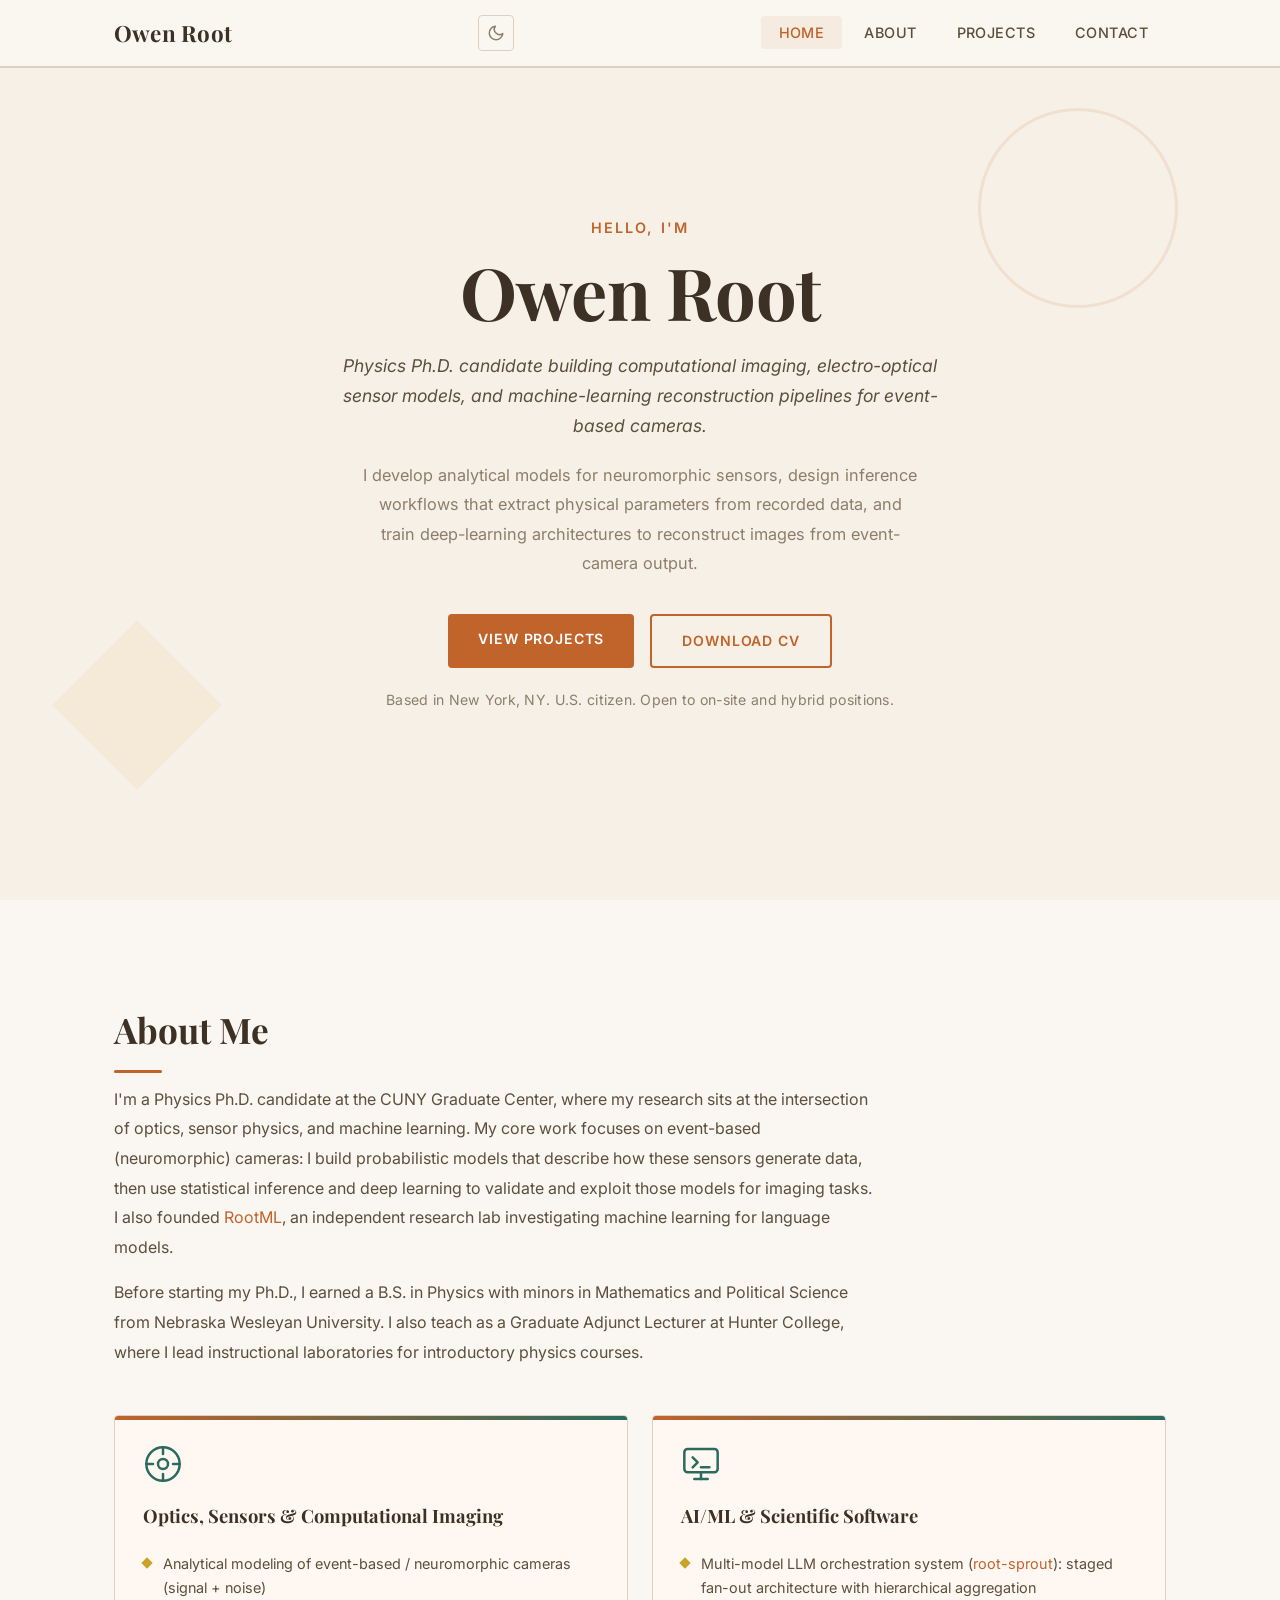
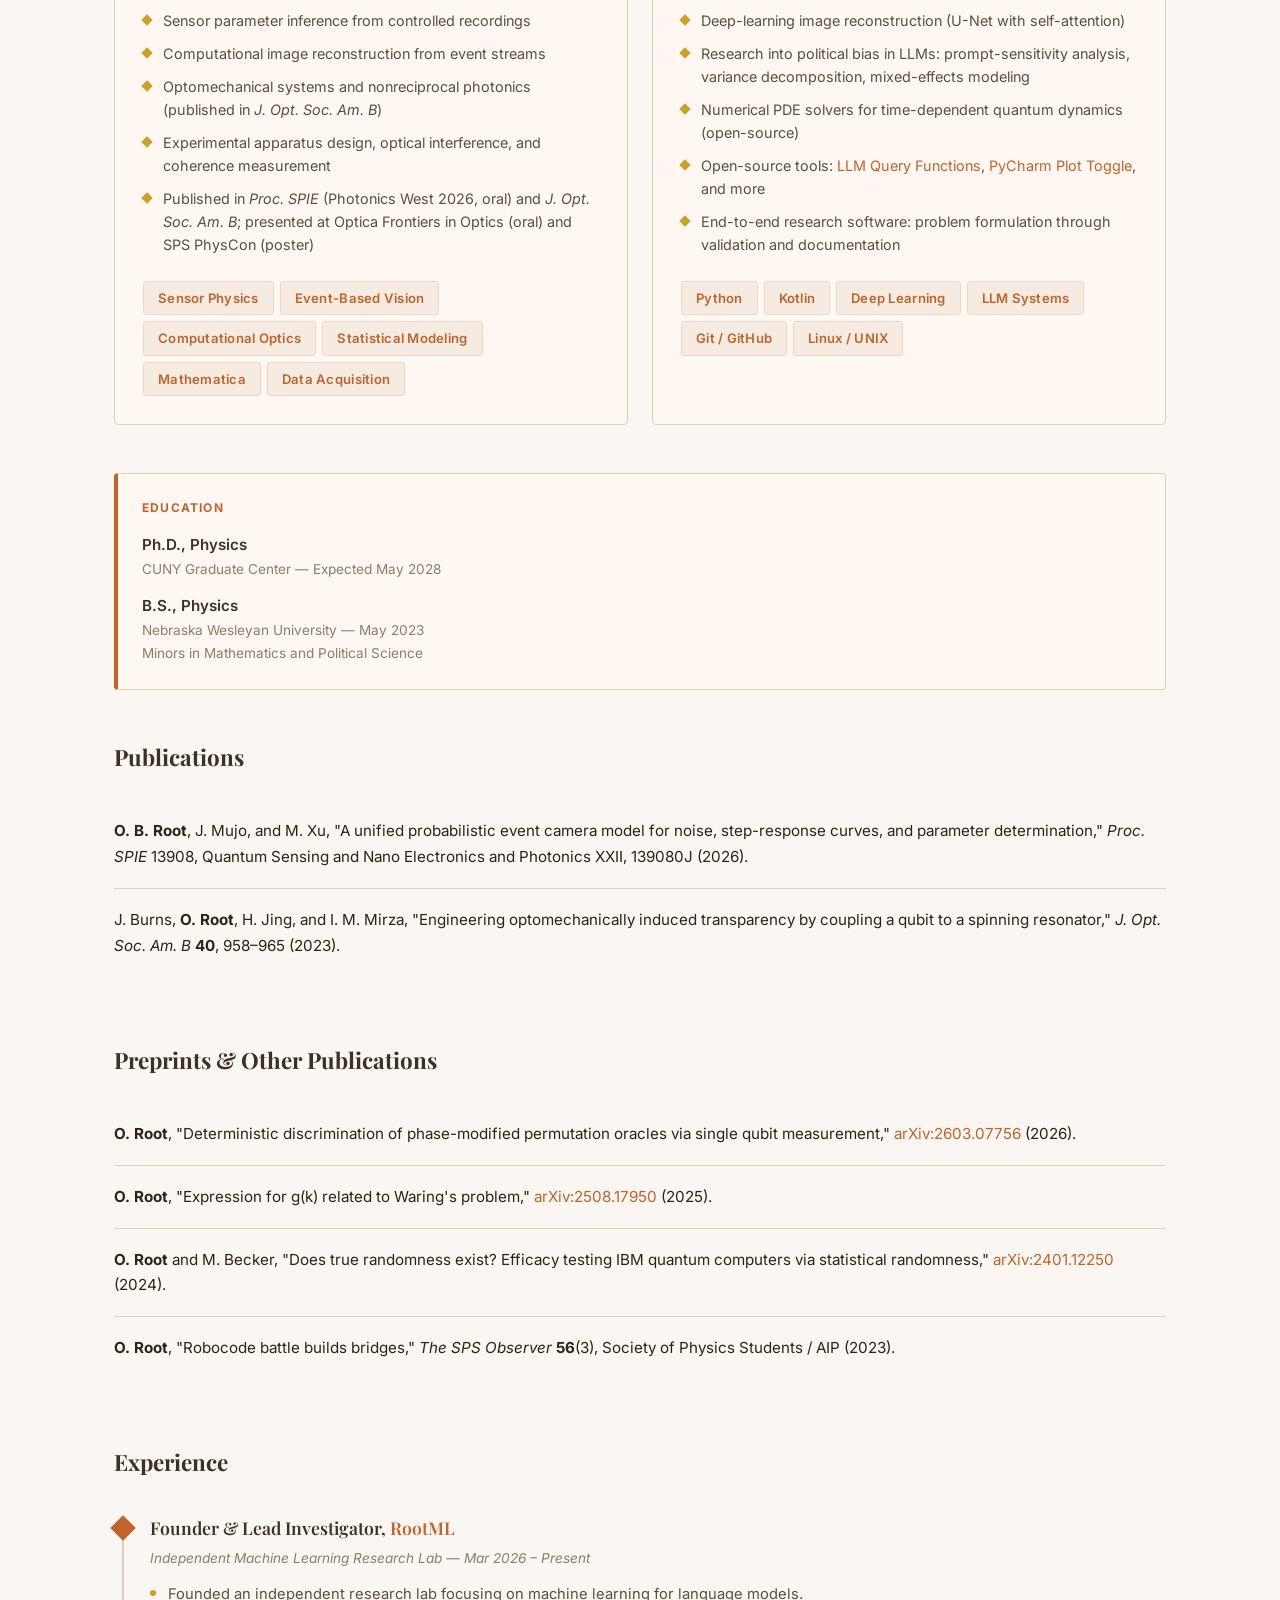
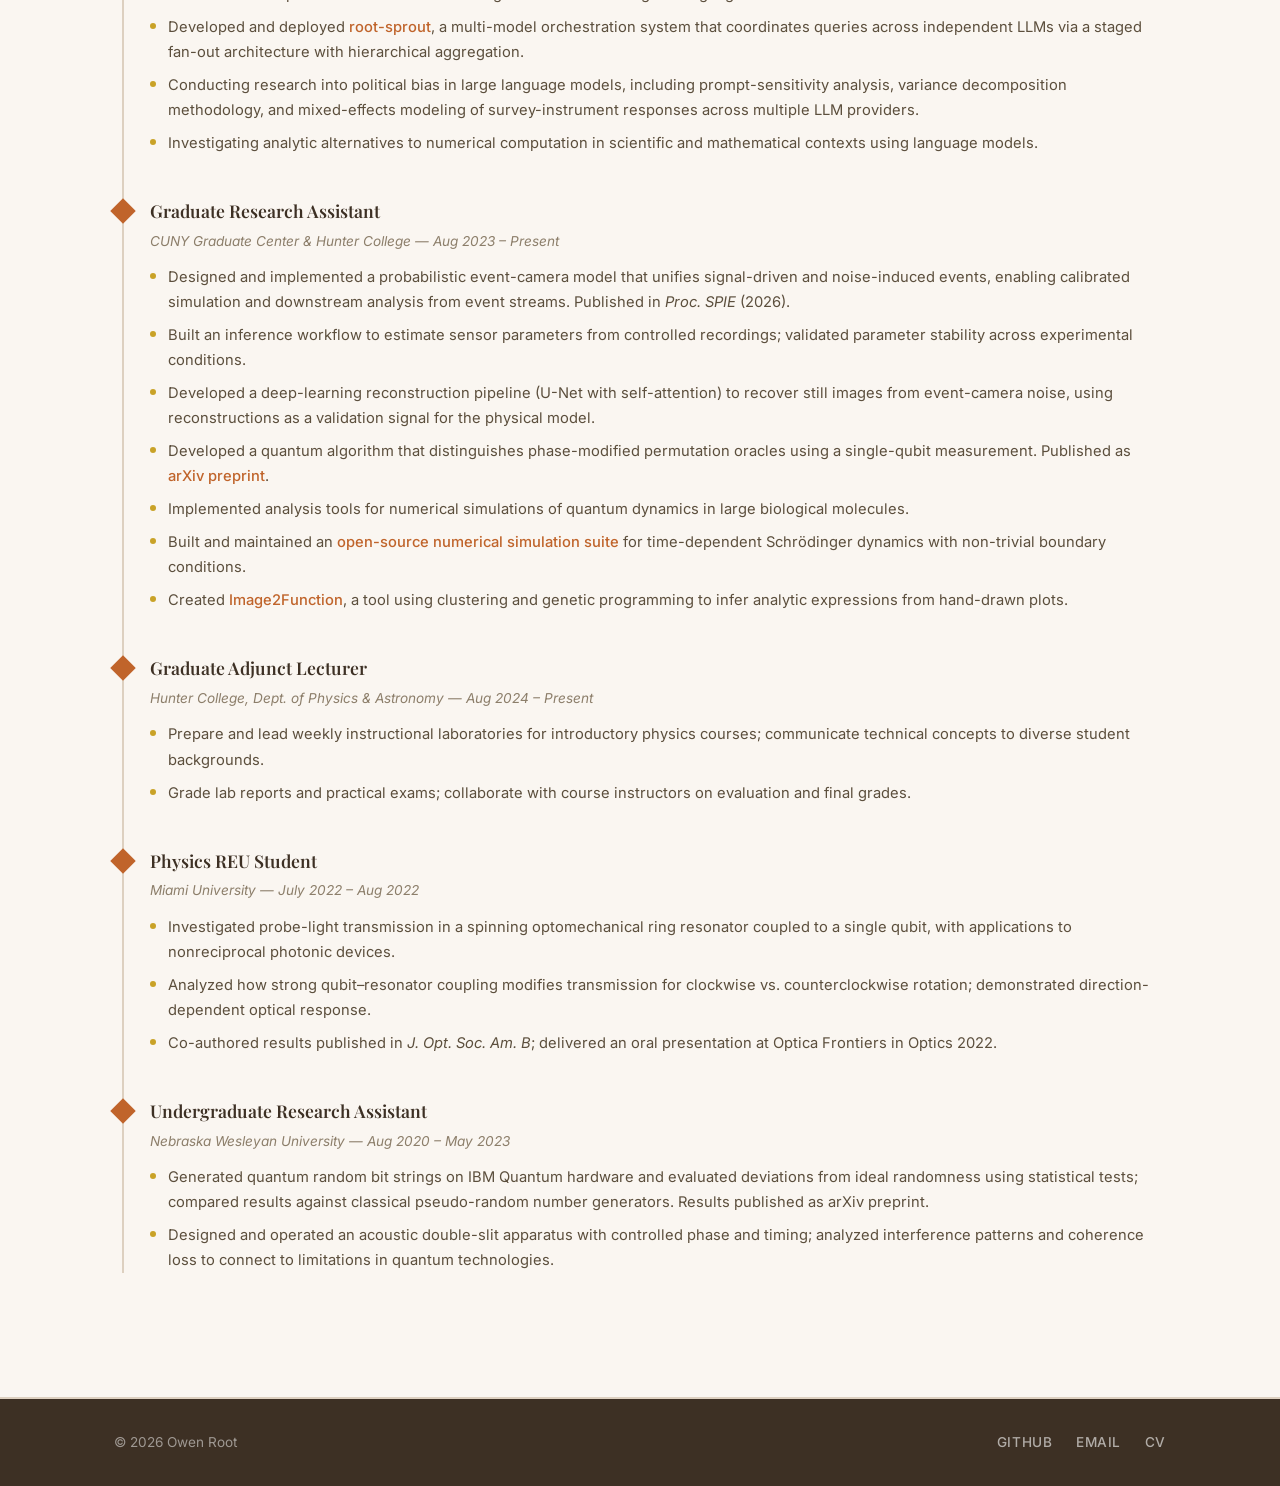
<file: index.html>
<!DOCTYPE html>
<html lang="en">
<head>
  <meta charset="UTF-8">
  <meta name="viewport" content="width=device-width, initial-scale=1.0">
  <title>Owen Root — Computational Imaging &amp; ML</title>
  <link rel="preconnect" href="https://fonts.googleapis.com">
  <link rel="preconnect" href="https://fonts.gstatic.com" crossorigin>
  <link href="https://fonts.googleapis.com/css2?family=Inter:wght@400;500;600;700&family=Playfair+Display:ital,wght@0,400;0,600;0,700;1,400&display=swap" rel="stylesheet">
  <link rel="icon" type="image/png" href="favicon.png">
  <link rel="stylesheet" href="styles.css">
</head>
<body>
  <nav class="navbar" id="navbar">
    <div class="nav-container">
      <a href="index.html" class="nav-logo">Owen Root</a>
      <div style="display:flex;align-items:center;gap:8px;">
        <button class="theme-toggle" aria-label="Toggle dark mode">
          <svg class="icon-moon" xmlns="http://www.w3.org/2000/svg" width="24" height="24" viewBox="0 0 24 24" fill="none" stroke="currentColor" stroke-width="2" stroke-linecap="round" stroke-linejoin="round"><path d="M21 12.79A9 9 0 1 1 11.21 3 7 7 0 0 0 21 12.79z"/></svg>
          <svg class="icon-sun" xmlns="http://www.w3.org/2000/svg" width="24" height="24" viewBox="0 0 24 24" fill="none" stroke="currentColor" stroke-width="2" stroke-linecap="round" stroke-linejoin="round"><circle cx="12" cy="12" r="5"/><line x1="12" y1="1" x2="12" y2="3"/><line x1="12" y1="21" x2="12" y2="23"/><line x1="4.22" y1="4.22" x2="5.64" y2="5.64"/><line x1="18.36" y1="18.36" x2="19.78" y2="19.78"/><line x1="1" y1="12" x2="3" y2="12"/><line x1="21" y1="12" x2="23" y2="12"/><line x1="4.22" y1="19.78" x2="5.64" y2="18.36"/><line x1="18.36" y1="5.64" x2="19.78" y2="4.22"/></svg>
        </button>
        <button class="nav-toggle" id="nav-toggle" aria-label="Toggle navigation">
          <span></span>
          <span></span>
          <span></span>
        </button>
      </div>
      <ul class="nav-links" id="nav-links">
        <li><a href="index.html" class="active">Home</a></li>
        <li><a href="#about">About</a></li>
        <li><a href="projects.html">Projects</a></li>
        <li><a href="contact.html">Contact</a></li>
      </ul>
    </div>
  </nav>

  <!-- Landing / Hero Section -->
  <header class="hero">
    <div class="hero-content">
      <p class="hero-greeting">Hello, I'm</p>
      <h1 class="hero-name">Owen Root</h1>
      <p class="hero-tagline">Physics Ph.D. candidate building computational imaging, electro-optical sensor models, and machine-learning reconstruction pipelines for event-based cameras.</p>
      <p class="hero-summary">
        I develop analytical models for neuromorphic sensors, design inference
        workflows that extract physical parameters from recorded data, and train
        deep-learning architectures to reconstruct images from event-camera output.
      </p>
      <div class="hero-buttons">
        <a href="projects.html" class="btn btn-primary">View Projects</a>
        <a href="CV_Owen_Root.pdf" class="btn btn-secondary" download>Download CV</a>
      </div>
      <p class="hero-meta">Based in New York, NY. U.S. citizen. Open to on-site and hybrid positions.</p>
    </div>
  </header>

  <!-- About Section -->
  <section class="about" id="about">
    <div class="container">
      <h2 class="section-title">About Me</h2>

      <div class="about-intro">
        <p>
          I'm a Physics Ph.D. candidate at the CUNY Graduate Center, where my
          research sits at the intersection of optics, sensor physics, and machine
          learning. My core work focuses on event-based (neuromorphic) cameras:
          I build probabilistic models that describe how these sensors generate data,
          then use statistical inference and deep learning to validate and exploit
          those models for imaging tasks. I also founded
          <a href="https://rootmllab.com" target="_blank" rel="noopener">RootML</a>,
          an independent research lab investigating machine learning for language models.
        </p>
        <p>
          Before starting my Ph.D., I earned a B.S. in Physics with minors in
          Mathematics and Political Science from Nebraska Wesleyan University.
          I also teach as a Graduate Adjunct Lecturer at Hunter College, where
          I lead instructional laboratories for introductory physics courses.
        </p>
      </div>

      <!-- Two Expertise Tracks -->
      <div class="expertise-tracks">
        <div class="track-card">
          <div class="track-icon">
            <svg viewBox="0 0 24 24" fill="none" stroke="currentColor" stroke-width="1.5" stroke-linecap="round" stroke-linejoin="round">
              <circle cx="12" cy="12" r="10"/>
              <circle cx="12" cy="12" r="3"/>
              <line x1="12" y1="2" x2="12" y2="6"/>
              <line x1="12" y1="18" x2="12" y2="22"/>
              <line x1="2" y1="12" x2="6" y2="12"/>
              <line x1="18" y1="12" x2="22" y2="12"/>
            </svg>
          </div>
          <h3>Optics, Sensors &amp; Computational Imaging</h3>
          <ul class="track-highlights">
            <li>Analytical modeling of event-based / neuromorphic cameras (signal + noise)</li>
            <li>Sensor parameter inference from controlled recordings</li>
            <li>Computational image reconstruction from event streams</li>
            <li>Optomechanical systems and nonreciprocal photonics (published in <em>J. Opt. Soc. Am. B</em>)</li>
            <li>Experimental apparatus design, optical interference, and coherence measurement</li>
            <li>Published in <em>Proc. SPIE</em> (Photonics West 2026, oral) and <em>J. Opt. Soc. Am. B</em>; presented at Optica Frontiers in Optics (oral) and SPS PhysCon (poster)</li>
          </ul>
          <div class="track-skills">
            <span class="skill-tag">Sensor Physics</span>
            <span class="skill-tag">Event-Based Vision</span>
            <span class="skill-tag">Computational Optics</span>
            <span class="skill-tag">Statistical Modeling</span>
            <span class="skill-tag">Mathematica</span>
            <span class="skill-tag">Data Acquisition</span>
          </div>
        </div>

        <div class="track-card">
          <div class="track-icon">
            <svg viewBox="0 0 24 24" fill="none" stroke="currentColor" stroke-width="1.5" stroke-linecap="round" stroke-linejoin="round">
              <rect x="2" y="3" width="20" height="14" rx="2"/>
              <line x1="8" y1="21" x2="16" y2="21"/>
              <line x1="12" y1="17" x2="12" y2="21"/>
              <polyline points="7 8 10 11 7 14"/>
              <line x1="12" y1="14" x2="17" y2="14"/>
            </svg>
          </div>
          <h3>AI/ML &amp; Scientific Software</h3>
          <ul class="track-highlights">
            <li>Multi-model LLM orchestration system (<a href="https://rootmllab.com" target="_blank" rel="noopener">root-sprout</a>): staged fan-out architecture with hierarchical aggregation</li>
            <li>Deep-learning image reconstruction (U-Net with self-attention)</li>
            <li>Research into political bias in LLMs: prompt-sensitivity analysis, variance decomposition, mixed-effects modeling</li>
            <li>Numerical PDE solvers for time-dependent quantum dynamics (open-source)</li>
            <li>Open-source tools: <a href="https://github.com/yagoiroot/LLM-Query-Functions" target="_blank" rel="noopener">LLM Query Functions</a>, <a href="https://github.com/yagoiroot/PyCharm-Plot-Toggle" target="_blank" rel="noopener">PyCharm Plot Toggle</a>, and more</li>
            <li>End-to-end research software: problem formulation through validation and documentation</li>
          </ul>
          <div class="track-skills">
            <span class="skill-tag">Python</span>
            <span class="skill-tag">Kotlin</span>
            <span class="skill-tag">Deep Learning</span>
            <span class="skill-tag">LLM Systems</span>
            <span class="skill-tag">Git / GitHub</span>
            <span class="skill-tag">Linux / UNIX</span>
          </div>
        </div>
      </div>

      <!-- Education -->
      <div class="about-details">
        <div class="detail-card">
          <h3>Education</h3>
          <div class="detail-item">
            <span class="detail-label">Ph.D., Physics</span>
            <span class="detail-meta">CUNY Graduate Center &mdash; Expected May 2028</span>
          </div>
          <div class="detail-item">
            <span class="detail-label">B.S., Physics</span>
            <span class="detail-meta">Nebraska Wesleyan University &mdash; May 2023</span>
            <span class="detail-meta">Minors in Mathematics and Political Science</span>
          </div>
        </div>
      </div>

      <!-- Publications -->
      <div class="publications">
        <h3>Publications</h3>
        <ul class="pub-list">
          <li class="pub-item">
            <span class="pub-authors"><strong>O. B. Root</strong>, J. Mujo, and M. Xu</span>,
            <span class="pub-title">"A unified probabilistic event camera model for noise, step-response curves, and parameter determination,"</span>
            <span class="pub-journal"><em>Proc. SPIE</em> 13908, Quantum Sensing and Nano Electronics and Photonics XXII, 139080J (2026).</span>
          </li>
          <li class="pub-item">
            <span class="pub-authors">J. Burns, <strong>O. Root</strong>, H. Jing, and I. M. Mirza</span>,
            <span class="pub-title">"Engineering optomechanically induced transparency by coupling a qubit to a spinning resonator,"</span>
            <span class="pub-journal"><em>J. Opt. Soc. Am. B</em> <strong>40</strong>, 958&ndash;965 (2023).</span>
          </li>
        </ul>
      </div>

      <div class="publications">
        <h3>Preprints &amp; Other Publications</h3>
        <ul class="pub-list">
          <li class="pub-item">
            <span class="pub-authors"><strong>O. Root</strong></span>,
            <span class="pub-title">"Deterministic discrimination of phase-modified permutation oracles via single qubit measurement,"</span>
            <span class="pub-journal"><a href="https://arxiv.org/abs/2603.07756" target="_blank" rel="noopener">arXiv:2603.07756</a> (2026).</span>
          </li>
          <li class="pub-item">
            <span class="pub-authors"><strong>O. Root</strong></span>,
            <span class="pub-title">"Expression for g(k) related to Waring's problem,"</span>
            <span class="pub-journal"><a href="https://arxiv.org/abs/2508.17950" target="_blank" rel="noopener">arXiv:2508.17950</a> (2025).</span>
          </li>
          <li class="pub-item">
            <span class="pub-authors"><strong>O. Root</strong> and M. Becker</span>,
            <span class="pub-title">"Does true randomness exist? Efficacy testing IBM quantum computers via statistical randomness,"</span>
            <span class="pub-journal"><a href="https://arxiv.org/abs/2401.12250" target="_blank" rel="noopener">arXiv:2401.12250</a> (2024).</span>
          </li>
          <li class="pub-item">
            <span class="pub-authors"><strong>O. Root</strong></span>,
            <span class="pub-title">"Robocode battle builds bridges,"</span>
            <span class="pub-journal"><em>The SPS Observer</em> <strong>56</strong>(3), Society of Physics Students / AIP (2023).</span>
          </li>
        </ul>
      </div>

      <!-- Experience Timeline -->
      <div class="experience">
        <h3>Experience</h3>
        <div class="timeline">
          <div class="timeline-item">
            <div class="timeline-marker"></div>
            <div class="timeline-content">
              <h4>Founder &amp; Lead Investigator, <a href="https://rootmllab.com" target="_blank" rel="noopener">RootML</a></h4>
              <p class="timeline-meta">Independent Machine Learning Research Lab &mdash; Mar 2026 &ndash; Present</p>
              <ul class="timeline-details">
                <li>Founded an independent research lab focusing on machine learning for language models.</li>
                <li>Developed and deployed <a href="https://rootmllab.com" target="_blank" rel="noopener">root-sprout</a>, a multi-model orchestration system that coordinates queries across independent LLMs via a staged fan-out architecture with hierarchical aggregation.</li>
                <li>Conducting research into political bias in large language models, including prompt-sensitivity analysis, variance decomposition methodology, and mixed-effects modeling of survey-instrument responses across multiple LLM providers.</li>
                <li>Investigating analytic alternatives to numerical computation in scientific and mathematical contexts using language models.</li>
              </ul>
            </div>
          </div>
          <div class="timeline-item">
            <div class="timeline-marker"></div>
            <div class="timeline-content">
              <h4>Graduate Research Assistant</h4>
              <p class="timeline-meta">CUNY Graduate Center &amp; Hunter College &mdash; Aug 2023 &ndash; Present</p>
              <ul class="timeline-details">
                <li>Designed and implemented a probabilistic event-camera model that unifies signal-driven and noise-induced events, enabling calibrated simulation and downstream analysis from event streams. Published in <em>Proc. SPIE</em> (2026).</li>
                <li>Built an inference workflow to estimate sensor parameters from controlled recordings; validated parameter stability across experimental conditions.</li>
                <li>Developed a deep-learning reconstruction pipeline (U-Net with self-attention) to recover still images from event-camera noise, using reconstructions as a validation signal for the physical model.</li>
                <li>Developed a quantum algorithm that distinguishes phase-modified permutation oracles using a single-qubit measurement. Published as <a href="https://arxiv.org/abs/2603.07756" target="_blank" rel="noopener">arXiv preprint</a>.</li>
                <li>Implemented analysis tools for numerical simulations of quantum dynamics in large biological molecules.</li>
                <li>Built and maintained an <a href="https://github.com/yagoiroot/Numerically-Solving-Time-Dependent-Schrodinger" target="_blank" rel="noopener">open-source numerical simulation suite</a> for time-dependent Schr&ouml;dinger dynamics with non-trivial boundary conditions.</li>
                <li>Created <a href="https://github.com/yagoiroot/Image2Function" target="_blank" rel="noopener">Image2Function</a>, a tool using clustering and genetic programming to infer analytic expressions from hand-drawn plots.</li>
              </ul>
            </div>
          </div>
          <div class="timeline-item">
            <div class="timeline-marker"></div>
            <div class="timeline-content">
              <h4>Graduate Adjunct Lecturer</h4>
              <p class="timeline-meta">Hunter College, Dept. of Physics &amp; Astronomy &mdash; Aug 2024 &ndash; Present</p>
              <ul class="timeline-details">
                <li>Prepare and lead weekly instructional laboratories for introductory physics courses; communicate technical concepts to diverse student backgrounds.</li>
                <li>Grade lab reports and practical exams; collaborate with course instructors on evaluation and final grades.</li>
              </ul>
            </div>
          </div>
          <div class="timeline-item">
            <div class="timeline-marker"></div>
            <div class="timeline-content">
              <h4>Physics REU Student</h4>
              <p class="timeline-meta">Miami University &mdash; July 2022 &ndash; Aug 2022</p>
              <ul class="timeline-details">
                <li>Investigated probe-light transmission in a spinning optomechanical ring resonator coupled to a single qubit, with applications to nonreciprocal photonic devices.</li>
                <li>Analyzed how strong qubit&ndash;resonator coupling modifies transmission for clockwise vs. counterclockwise rotation; demonstrated direction-dependent optical response.</li>
                <li>Co-authored results published in <em>J. Opt. Soc. Am. B</em>; delivered an oral presentation at Optica Frontiers in Optics 2022.</li>
              </ul>
            </div>
          </div>
          <div class="timeline-item">
            <div class="timeline-marker"></div>
            <div class="timeline-content">
              <h4>Undergraduate Research Assistant</h4>
              <p class="timeline-meta">Nebraska Wesleyan University &mdash; Aug 2020 &ndash; May 2023</p>
              <ul class="timeline-details">
                <li>Generated quantum random bit strings on IBM Quantum hardware and evaluated deviations from ideal randomness using statistical tests; compared results against classical pseudo-random number generators. Results published as arXiv preprint.</li>
                <li>Designed and operated an acoustic double-slit apparatus with controlled phase and timing; analyzed interference patterns and coherence loss to connect to limitations in quantum technologies.</li>
              </ul>
            </div>
          </div>
        </div>
      </div>
    </div>
  </section>

  <footer class="footer">
    <div class="container">
      <div class="footer-content">
        <p>&copy; 2026 Owen Root</p>
        <div class="footer-links">
          <a href="https://github.com/yagoiroot" target="_blank" rel="noopener">GitHub</a>
          <a href="mailto:oroot@gradcenter.cuny.edu">Email</a>
          <a href="CV_Owen_Root.pdf" download>CV</a>
        </div>
      </div>
    </div>
  </footer>

  <script src="main.js"></script>
</body>
</html>
</file>
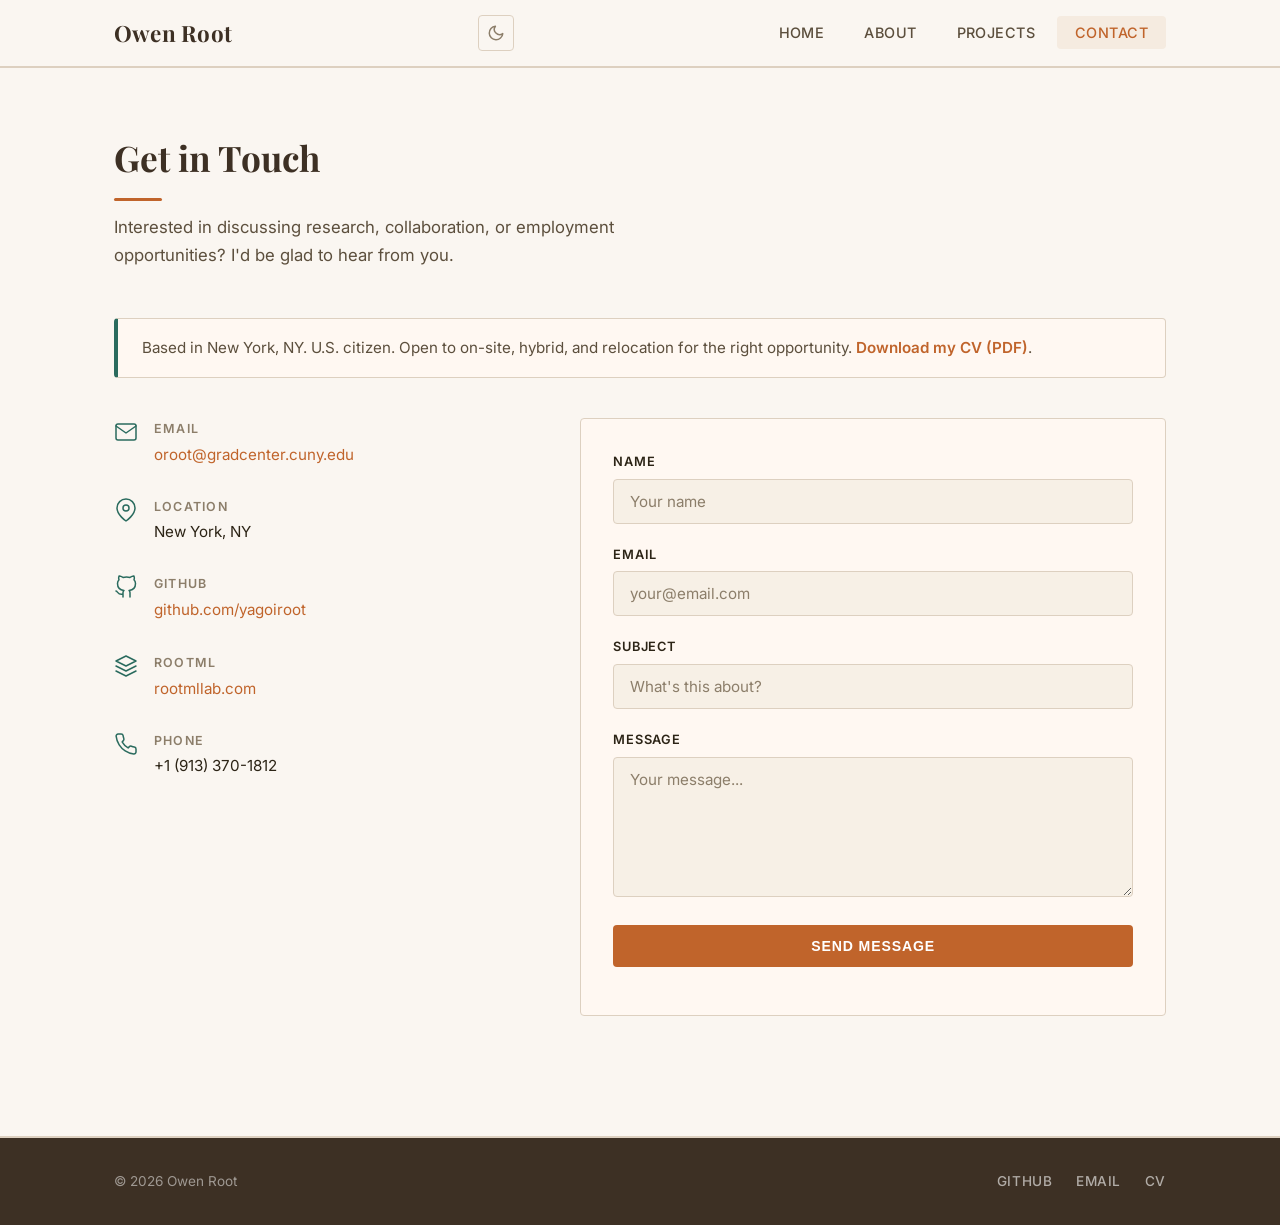
<file: contact.html>
<!DOCTYPE html>
<html lang="en">
<head>
  <meta charset="UTF-8">
  <meta name="viewport" content="width=device-width, initial-scale=1.0">
  <title>Contact &mdash; Owen Root</title>
  <link rel="preconnect" href="https://fonts.googleapis.com">
  <link rel="preconnect" href="https://fonts.gstatic.com" crossorigin>
  <link href="https://fonts.googleapis.com/css2?family=Inter:wght@400;500;600;700&family=Playfair+Display:ital,wght@0,400;0,600;0,700;1,400&display=swap" rel="stylesheet">
  <link rel="icon" type="image/png" href="favicon.png">
  <link rel="stylesheet" href="styles.css">
</head>
<body>
  <nav class="navbar" id="navbar">
    <div class="nav-container">
      <a href="index.html" class="nav-logo">Owen Root</a>
      <div style="display:flex;align-items:center;gap:8px;">
        <button class="theme-toggle" aria-label="Toggle dark mode">
          <svg class="icon-moon" xmlns="http://www.w3.org/2000/svg" width="24" height="24" viewBox="0 0 24 24" fill="none" stroke="currentColor" stroke-width="2" stroke-linecap="round" stroke-linejoin="round"><path d="M21 12.79A9 9 0 1 1 11.21 3 7 7 0 0 0 21 12.79z"/></svg>
          <svg class="icon-sun" xmlns="http://www.w3.org/2000/svg" width="24" height="24" viewBox="0 0 24 24" fill="none" stroke="currentColor" stroke-width="2" stroke-linecap="round" stroke-linejoin="round"><circle cx="12" cy="12" r="5"/><line x1="12" y1="1" x2="12" y2="3"/><line x1="12" y1="21" x2="12" y2="23"/><line x1="4.22" y1="4.22" x2="5.64" y2="5.64"/><line x1="18.36" y1="18.36" x2="19.78" y2="19.78"/><line x1="1" y1="12" x2="3" y2="12"/><line x1="21" y1="12" x2="23" y2="12"/><line x1="4.22" y1="19.78" x2="5.64" y2="18.36"/><line x1="18.36" y1="5.64" x2="19.78" y2="4.22"/></svg>
        </button>
        <button class="nav-toggle" id="nav-toggle" aria-label="Toggle navigation">
          <span></span>
          <span></span>
          <span></span>
        </button>
      </div>
      <ul class="nav-links" id="nav-links">
        <li><a href="index.html">Home</a></li>
        <li><a href="index.html#about">About</a></li>
        <li><a href="projects.html">Projects</a></li>
        <li><a href="contact.html" class="active">Contact</a></li>
      </ul>
    </div>
  </nav>

  <section class="contact-page">
    <div class="container">
      <h2 class="section-title">Get in Touch</h2>
      <p class="section-subtitle">
        Interested in discussing research, collaboration, or employment opportunities?
        I'd be glad to hear from you.
      </p>

      <div class="contact-availability">
        <p>
          Based in New York, NY. U.S. citizen. Open to on-site, hybrid, and
          relocation for the right opportunity.
          <a href="CV_Owen_Root.pdf" download>Download my CV (PDF)</a>.
        </p>
      </div>

      <div class="contact-grid">
        <div class="contact-info">
          <div class="contact-item">
            <svg viewBox="0 0 24 24" fill="none" stroke="currentColor" stroke-width="1.5" stroke-linecap="round" stroke-linejoin="round">
              <path d="M4 4h16c1.1 0 2 .9 2 2v12c0 1.1-.9 2-2 2H4c-1.1 0-2-.9-2-2V6c0-1.1.9-2 2-2z"/>
              <polyline points="22,6 12,13 2,6"/>
            </svg>
            <div>
              <h4>Email</h4>
              <a href="mailto:oroot@gradcenter.cuny.edu">oroot@gradcenter.cuny.edu</a>
            </div>
          </div>

          <div class="contact-item">
            <svg viewBox="0 0 24 24" fill="none" stroke="currentColor" stroke-width="1.5" stroke-linecap="round" stroke-linejoin="round">
              <path d="M21 10c0 7-9 13-9 13s-9-6-9-13a9 9 0 0 1 18 0z"/>
              <circle cx="12" cy="10" r="3"/>
            </svg>
            <div>
              <h4>Location</h4>
              <p>New York, NY</p>
            </div>
          </div>

          <div class="contact-item">
            <svg viewBox="0 0 24 24" fill="none" stroke="currentColor" stroke-width="1.5" stroke-linecap="round" stroke-linejoin="round">
              <path d="M9 19c-5 1.5-5-2.5-7-3m14 6v-3.87a3.37 3.37 0 0 0-.94-2.61c3.14-.35 6.44-1.54 6.44-7A5.44 5.44 0 0 0 20 4.77 5.07 5.07 0 0 0 19.91 1S18.73.65 16 2.48a13.38 13.38 0 0 0-7 0C6.27.65 5.09 1 5.09 1A5.07 5.07 0 0 0 5 4.77a5.44 5.44 0 0 0-1.5 3.78c0 5.42 3.3 6.61 6.44 7A3.37 3.37 0 0 0 9 18.13V22"/>
            </svg>
            <div>
              <h4>GitHub</h4>
              <a href="https://github.com/yagoiroot" target="_blank" rel="noopener">github.com/yagoiroot</a>
            </div>
          </div>

          <div class="contact-item">
            <svg viewBox="0 0 24 24" fill="none" stroke="currentColor" stroke-width="1.5" stroke-linecap="round" stroke-linejoin="round">
              <path d="M12 2L2 7l10 5 10-5-10-5z"/>
              <path d="M2 17l10 5 10-5"/>
              <path d="M2 12l10 5 10-5"/>
            </svg>
            <div>
              <h4>RootML</h4>
              <a href="https://rootmllab.com" target="_blank" rel="noopener">rootmllab.com</a>
            </div>
          </div>

          <div class="contact-item">
            <svg viewBox="0 0 24 24" fill="none" stroke="currentColor" stroke-width="1.5" stroke-linecap="round" stroke-linejoin="round">
              <path d="M22 16.92v3a2 2 0 0 1-2.18 2 19.79 19.79 0 0 1-8.63-3.07 19.5 19.5 0 0 1-6-6A19.79 19.79 0 0 1 2.12 4.18 2 2 0 0 1 4.11 2h3a2 2 0 0 1 2 1.72c.127.96.362 1.903.7 2.81a2 2 0 0 1-.45 2.11L8.09 9.91a16 16 0 0 0 6 6l1.27-1.27a2 2 0 0 1 2.11-.45c.907.338 1.85.573 2.81.7A2 2 0 0 1 22 16.92z"/>
            </svg>
            <div>
              <h4>Phone</h4>
              <p>+1 (913) 370-1812</p>
            </div>
          </div>
        </div>

        <form class="contact-form" id="contact-form">
          <div class="form-group">
            <label for="name">Name</label>
            <input type="text" id="name" name="name" required placeholder="Your name">
          </div>
          <div class="form-group">
            <label for="email">Email</label>
            <input type="email" id="email" name="email" required placeholder="your@email.com">
          </div>
          <div class="form-group">
            <label for="subject">Subject</label>
            <input type="text" id="subject" name="subject" required placeholder="What's this about?">
          </div>
          <div class="form-group">
            <label for="message">Message</label>
            <textarea id="message" name="message" rows="6" required placeholder="Your message..."></textarea>
          </div>
          <button type="submit" class="btn btn-primary btn-full">Send Message</button>
          <div class="form-status" id="form-status"></div>
        </form>
      </div>
    </div>
  </section>

  <footer class="footer">
    <div class="container">
      <div class="footer-content">
        <p>&copy; 2026 Owen Root</p>
        <div class="footer-links">
          <a href="https://github.com/yagoiroot" target="_blank" rel="noopener">GitHub</a>
          <a href="mailto:oroot@gradcenter.cuny.edu">Email</a>
          <a href="CV_Owen_Root.pdf" download>CV</a>
        </div>
      </div>
    </div>
  </footer>

  <script src="main.js"></script>
</body>
</html>
</file>
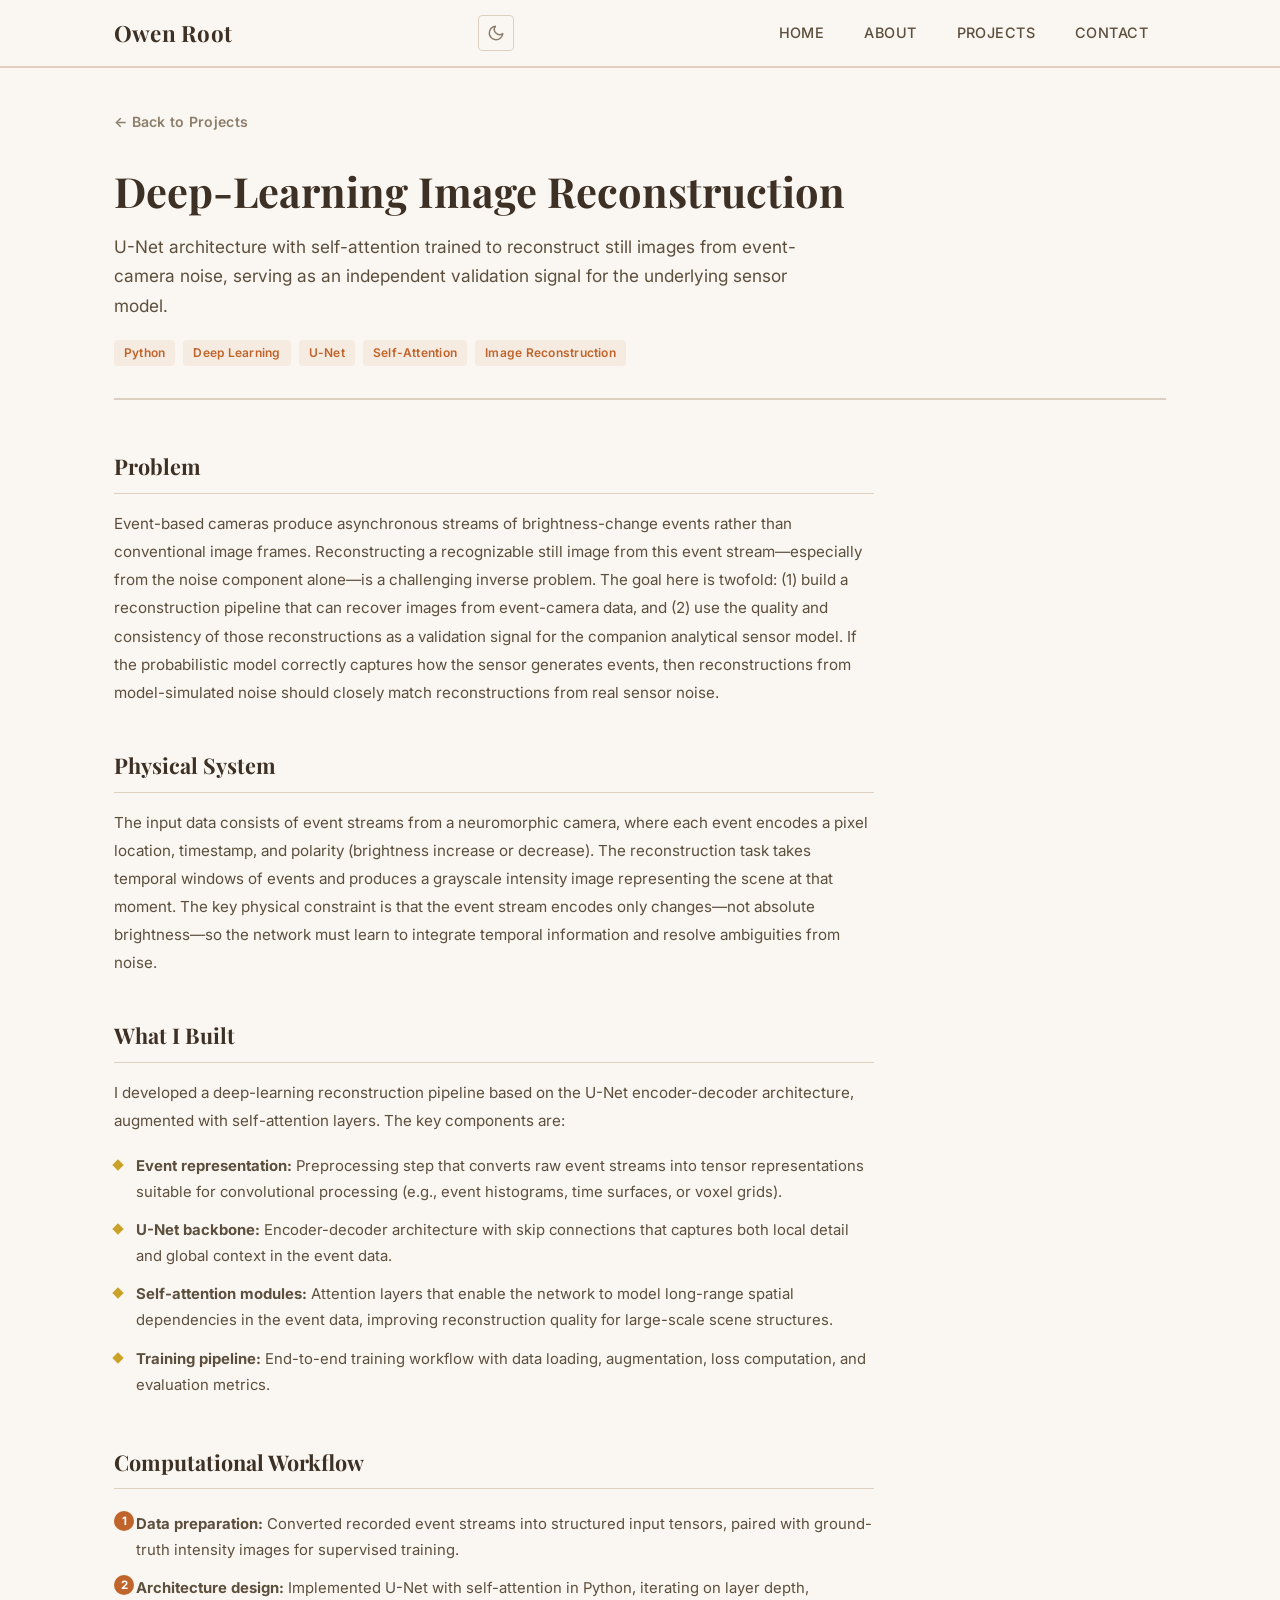
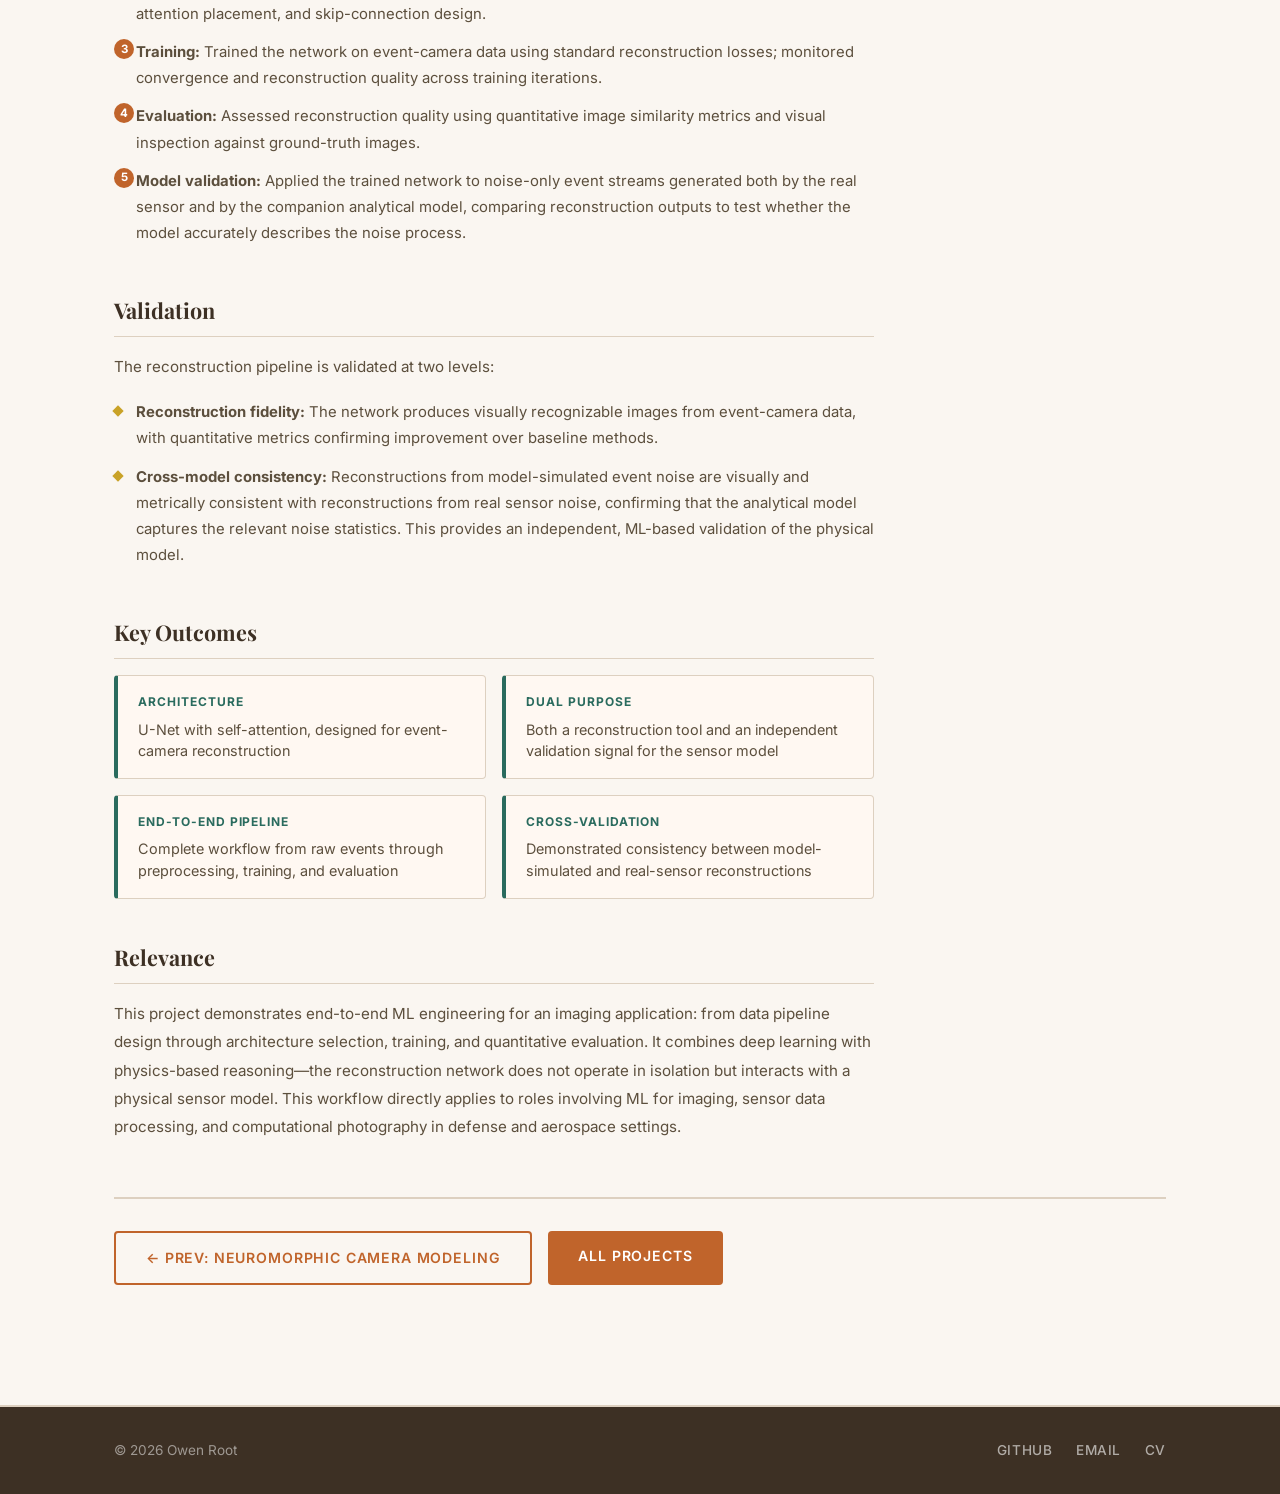
<file: image-reconstruction.html>
<!DOCTYPE html>
<html lang="en">
<head>
  <meta charset="UTF-8">
  <meta name="viewport" content="width=device-width, initial-scale=1.0">
  <title>Deep-Learning Image Reconstruction &mdash; Owen Root</title>
  <link rel="preconnect" href="https://fonts.googleapis.com">
  <link rel="preconnect" href="https://fonts.gstatic.com" crossorigin>
  <link href="https://fonts.googleapis.com/css2?family=Inter:wght@400;500;600;700&family=Playfair+Display:ital,wght@0,400;0,600;0,700;1,400&display=swap" rel="stylesheet">
  <link rel="icon" type="image/png" href="favicon.png">
  <link rel="stylesheet" href="styles.css">
</head>
<body>
  <nav class="navbar" id="navbar">
    <div class="nav-container">
      <a href="index.html" class="nav-logo">Owen Root</a>
      <div style="display:flex;align-items:center;gap:8px;">
        <button class="theme-toggle" aria-label="Toggle dark mode">
          <svg class="icon-moon" xmlns="http://www.w3.org/2000/svg" width="24" height="24" viewBox="0 0 24 24" fill="none" stroke="currentColor" stroke-width="2" stroke-linecap="round" stroke-linejoin="round"><path d="M21 12.79A9 9 0 1 1 11.21 3 7 7 0 0 0 21 12.79z"/></svg>
          <svg class="icon-sun" xmlns="http://www.w3.org/2000/svg" width="24" height="24" viewBox="0 0 24 24" fill="none" stroke="currentColor" stroke-width="2" stroke-linecap="round" stroke-linejoin="round"><circle cx="12" cy="12" r="5"/><line x1="12" y1="1" x2="12" y2="3"/><line x1="12" y1="21" x2="12" y2="23"/><line x1="4.22" y1="4.22" x2="5.64" y2="5.64"/><line x1="18.36" y1="18.36" x2="19.78" y2="19.78"/><line x1="1" y1="12" x2="3" y2="12"/><line x1="21" y1="12" x2="23" y2="12"/><line x1="4.22" y1="19.78" x2="5.64" y2="18.36"/><line x1="18.36" y1="5.64" x2="19.78" y2="4.22"/></svg>
        </button>
        <button class="nav-toggle" id="nav-toggle" aria-label="Toggle navigation">
          <span></span>
          <span></span>
          <span></span>
        </button>
      </div>
      <ul class="nav-links" id="nav-links">
        <li><a href="index.html">Home</a></li>
        <li><a href="index.html#about">About</a></li>
        <li><a href="projects.html">Projects</a></li>
        <li><a href="contact.html">Contact</a></li>
      </ul>
    </div>
  </nav>

  <section class="case-study-page">
    <div class="container">
      <a href="projects.html" class="back-link">&larr; Back to Projects</a>

      <div class="case-study-hero-section">
        <h1 class="case-study-title">Deep-Learning Image Reconstruction</h1>
        <p class="case-study-subtitle">
          U-Net architecture with self-attention trained to reconstruct still images
          from event-camera noise, serving as an independent validation signal for
          the underlying sensor model.
        </p>
        <div class="case-study-tags">
          <span class="tag">Python</span>
          <span class="tag">Deep Learning</span>
          <span class="tag">U-Net</span>
          <span class="tag">Self-Attention</span>
          <span class="tag">Image Reconstruction</span>
        </div>
      </div>

      <div class="case-study-content">

        <div class="case-study-section">
          <h2>Problem</h2>
          <p>
            Event-based cameras produce asynchronous streams of brightness-change
            events rather than conventional image frames. Reconstructing a
            recognizable still image from this event stream&mdash;especially from
            the noise component alone&mdash;is a challenging inverse problem. The
            goal here is twofold: (1) build a reconstruction pipeline that can
            recover images from event-camera data, and (2) use the quality and
            consistency of those reconstructions as a validation signal for the
            companion analytical sensor model. If the probabilistic model correctly
            captures how the sensor generates events, then reconstructions from
            model-simulated noise should closely match reconstructions from real
            sensor noise.
          </p>
        </div>

        <div class="case-study-section">
          <h2>Physical System</h2>
          <p>
            The input data consists of event streams from a neuromorphic camera,
            where each event encodes a pixel location, timestamp, and polarity
            (brightness increase or decrease). The reconstruction task takes
            temporal windows of events and produces a grayscale intensity image
            representing the scene at that moment. The key physical constraint is
            that the event stream encodes only changes&mdash;not absolute
            brightness&mdash;so the network must learn to integrate temporal
            information and resolve ambiguities from noise.
          </p>
        </div>

        <div class="case-study-section">
          <h2>What I Built</h2>
          <p>
            I developed a deep-learning reconstruction pipeline based on the U-Net
            encoder-decoder architecture, augmented with self-attention layers.
            The key components are:
          </p>
          <ul class="case-study-list">
            <li><strong>Event representation:</strong> Preprocessing step that converts raw event streams into tensor representations suitable for convolutional processing (e.g., event histograms, time surfaces, or voxel grids).</li>
            <li><strong>U-Net backbone:</strong> Encoder-decoder architecture with skip connections that captures both local detail and global context in the event data.</li>
            <li><strong>Self-attention modules:</strong> Attention layers that enable the network to model long-range spatial dependencies in the event data, improving reconstruction quality for large-scale scene structures.</li>
            <li><strong>Training pipeline:</strong> End-to-end training workflow with data loading, augmentation, loss computation, and evaluation metrics.</li>
          </ul>
        </div>

        <div class="case-study-section">
          <h2>Computational Workflow</h2>
          <ol class="case-study-list">
            <li><strong>Data preparation:</strong> Converted recorded event streams into structured input tensors, paired with ground-truth intensity images for supervised training.</li>
            <li><strong>Architecture design:</strong> Implemented U-Net with self-attention in Python, iterating on layer depth, attention placement, and skip-connection design.</li>
            <li><strong>Training:</strong> Trained the network on event-camera data using standard reconstruction losses; monitored convergence and reconstruction quality across training iterations.</li>
            <li><strong>Evaluation:</strong> Assessed reconstruction quality using quantitative image similarity metrics and visual inspection against ground-truth images.</li>
            <li><strong>Model validation:</strong> Applied the trained network to noise-only event streams generated both by the real sensor and by the companion analytical model, comparing reconstruction outputs to test whether the model accurately describes the noise process.</li>
          </ol>
        </div>

        <div class="case-study-section">
          <h2>Validation</h2>
          <p>
            The reconstruction pipeline is validated at two levels:
          </p>
          <ul class="case-study-list">
            <li><strong>Reconstruction fidelity:</strong> The network produces visually recognizable images from event-camera data, with quantitative metrics confirming improvement over baseline methods.</li>
            <li><strong>Cross-model consistency:</strong> Reconstructions from model-simulated event noise are visually and metrically consistent with reconstructions from real sensor noise, confirming that the analytical model captures the relevant noise statistics. This provides an independent, ML-based validation of the physical model.</li>
          </ul>
        </div>

        <div class="case-study-section">
          <h2>Key Outcomes</h2>
          <div class="outcomes-grid">
            <div class="outcome-item">
              <span class="outcome-label">Architecture</span>
              <span class="outcome-value">U-Net with self-attention, designed for event-camera reconstruction</span>
            </div>
            <div class="outcome-item">
              <span class="outcome-label">Dual Purpose</span>
              <span class="outcome-value">Both a reconstruction tool and an independent validation signal for the sensor model</span>
            </div>
            <div class="outcome-item">
              <span class="outcome-label">End-to-End Pipeline</span>
              <span class="outcome-value">Complete workflow from raw events through preprocessing, training, and evaluation</span>
            </div>
            <div class="outcome-item">
              <span class="outcome-label">Cross-Validation</span>
              <span class="outcome-value">Demonstrated consistency between model-simulated and real-sensor reconstructions</span>
            </div>
          </div>
        </div>

        <div class="case-study-section">
          <h2>Relevance</h2>
          <p>
            This project demonstrates end-to-end ML engineering for an imaging
            application: from data pipeline design through architecture selection,
            training, and quantitative evaluation. It combines deep learning with
            physics-based reasoning&mdash;the reconstruction network does not
            operate in isolation but interacts with a physical sensor model. This
            workflow directly applies to roles involving ML for imaging, sensor
            data processing, and computational photography in defense and
            aerospace settings.
          </p>
        </div>

      </div>

      <div class="case-study-nav">
        <a href="neuromorphic-camera.html" class="btn btn-secondary">&larr; Prev: Neuromorphic Camera Modeling</a>
        <a href="projects.html" class="btn btn-primary">All Projects</a>
      </div>
    </div>
  </section>

  <footer class="footer">
    <div class="container">
      <div class="footer-content">
        <p>&copy; 2026 Owen Root</p>
        <div class="footer-links">
          <a href="https://github.com/yagoiroot" target="_blank" rel="noopener">GitHub</a>
          <a href="mailto:oroot@gradcenter.cuny.edu">Email</a>
          <a href="CV_Owen_Root.pdf" download>CV</a>
        </div>
      </div>
    </div>
  </footer>

  <script src="main.js"></script>
</body>
</html>
</file>
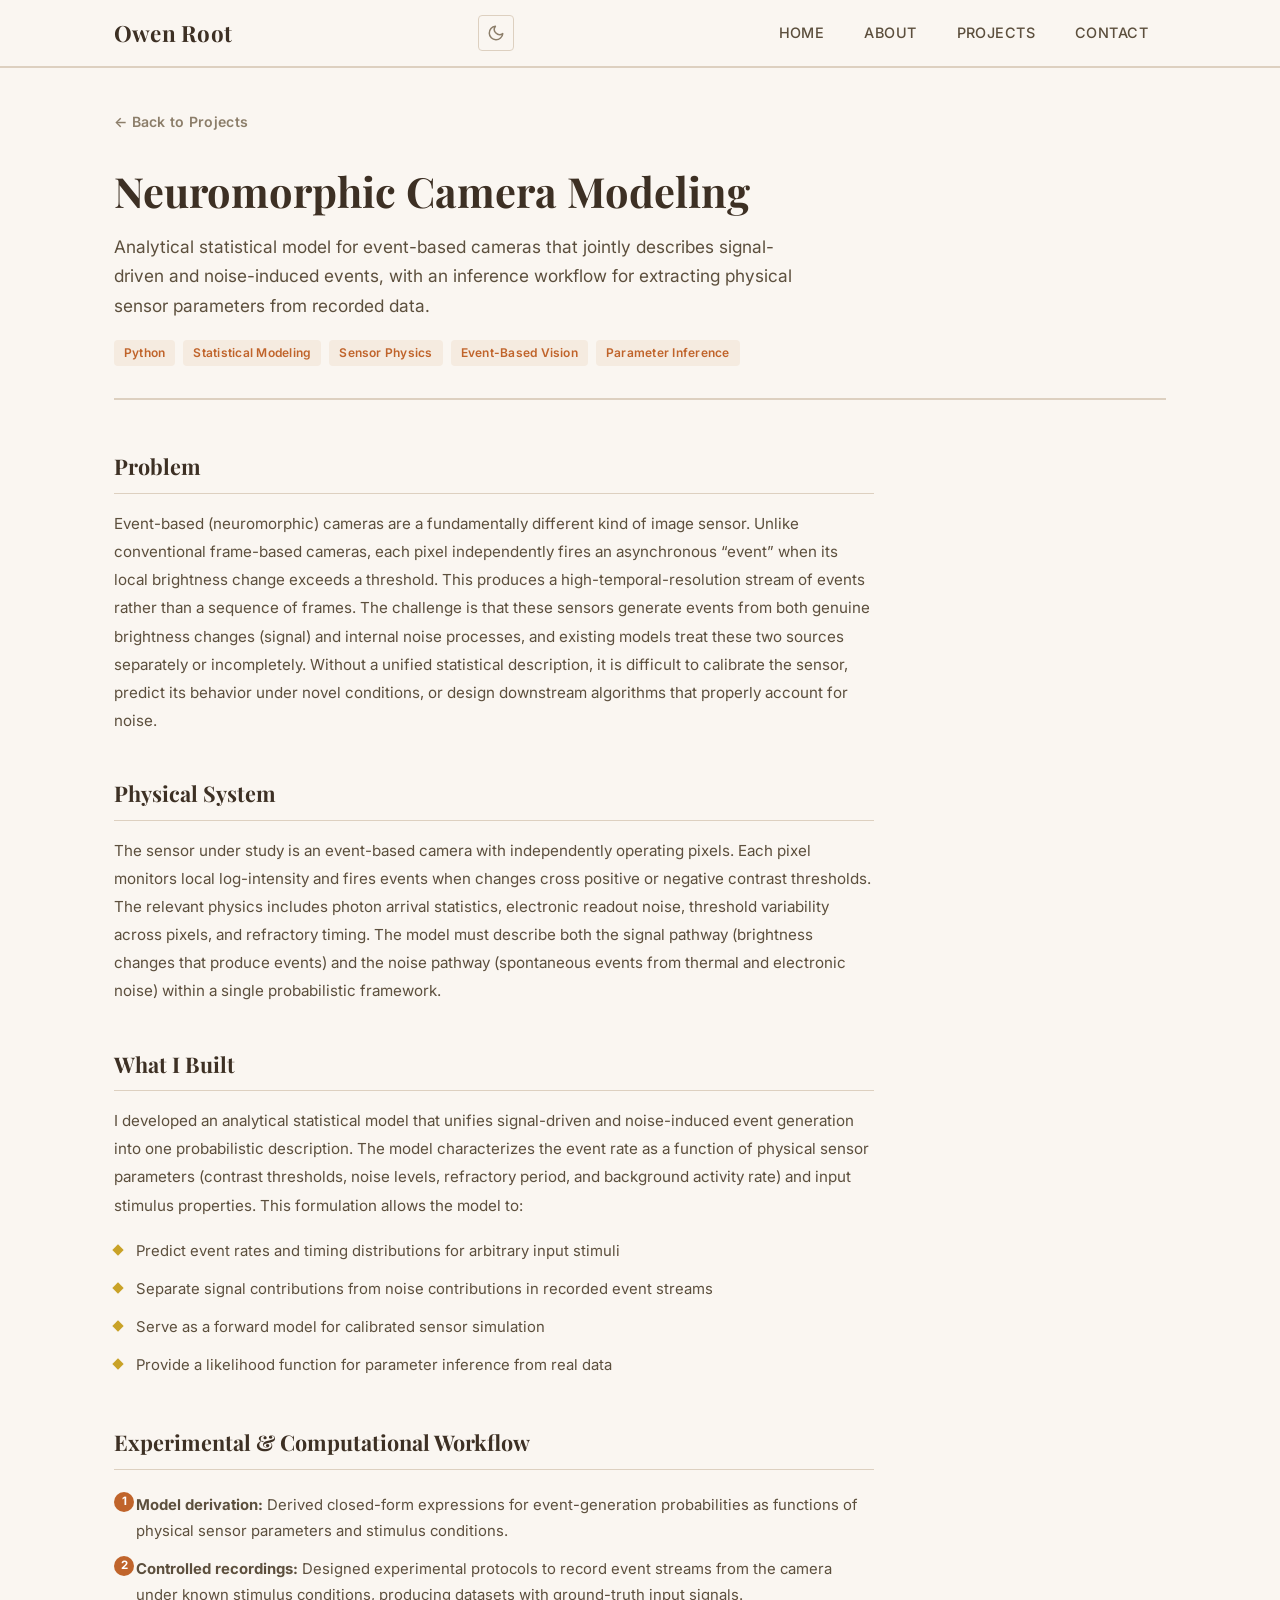
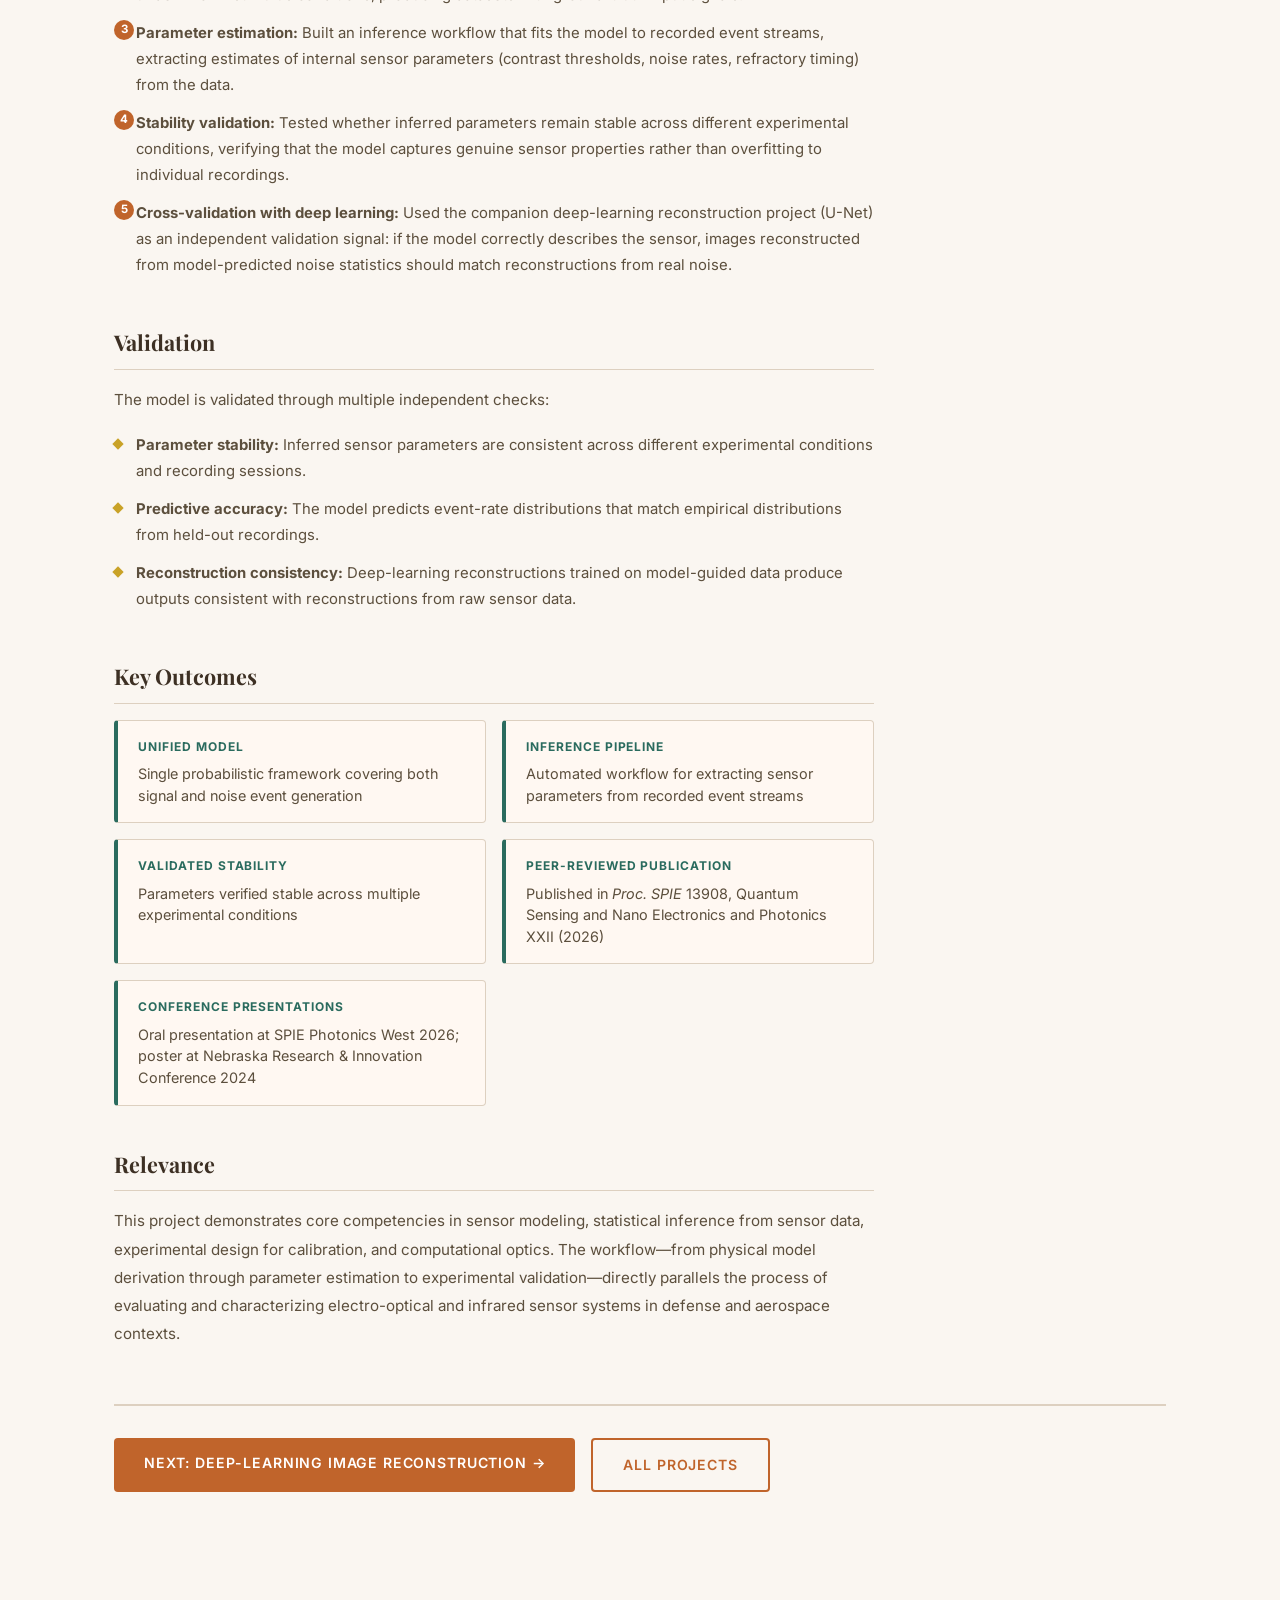
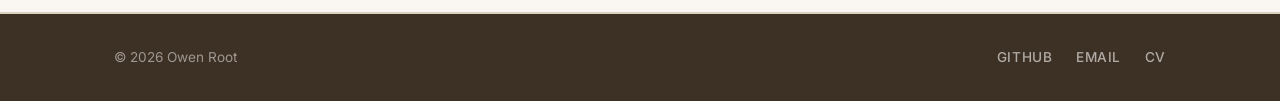
<file: neuromorphic-camera.html>
<!DOCTYPE html>
<html lang="en">
<head>
  <meta charset="UTF-8">
  <meta name="viewport" content="width=device-width, initial-scale=1.0">
  <title>Neuromorphic Camera Modeling &mdash; Owen Root</title>
  <link rel="preconnect" href="https://fonts.googleapis.com">
  <link rel="preconnect" href="https://fonts.gstatic.com" crossorigin>
  <link href="https://fonts.googleapis.com/css2?family=Inter:wght@400;500;600;700&family=Playfair+Display:ital,wght@0,400;0,600;0,700;1,400&display=swap" rel="stylesheet">
  <link rel="icon" type="image/png" href="favicon.png">
  <link rel="stylesheet" href="styles.css">
</head>
<body>
  <nav class="navbar" id="navbar">
    <div class="nav-container">
      <a href="index.html" class="nav-logo">Owen Root</a>
      <div style="display:flex;align-items:center;gap:8px;">
        <button class="theme-toggle" aria-label="Toggle dark mode">
          <svg class="icon-moon" xmlns="http://www.w3.org/2000/svg" width="24" height="24" viewBox="0 0 24 24" fill="none" stroke="currentColor" stroke-width="2" stroke-linecap="round" stroke-linejoin="round"><path d="M21 12.79A9 9 0 1 1 11.21 3 7 7 0 0 0 21 12.79z"/></svg>
          <svg class="icon-sun" xmlns="http://www.w3.org/2000/svg" width="24" height="24" viewBox="0 0 24 24" fill="none" stroke="currentColor" stroke-width="2" stroke-linecap="round" stroke-linejoin="round"><circle cx="12" cy="12" r="5"/><line x1="12" y1="1" x2="12" y2="3"/><line x1="12" y1="21" x2="12" y2="23"/><line x1="4.22" y1="4.22" x2="5.64" y2="5.64"/><line x1="18.36" y1="18.36" x2="19.78" y2="19.78"/><line x1="1" y1="12" x2="3" y2="12"/><line x1="21" y1="12" x2="23" y2="12"/><line x1="4.22" y1="19.78" x2="5.64" y2="18.36"/><line x1="18.36" y1="5.64" x2="19.78" y2="4.22"/></svg>
        </button>
        <button class="nav-toggle" id="nav-toggle" aria-label="Toggle navigation">
          <span></span>
          <span></span>
          <span></span>
        </button>
      </div>
      <ul class="nav-links" id="nav-links">
        <li><a href="index.html">Home</a></li>
        <li><a href="index.html#about">About</a></li>
        <li><a href="projects.html">Projects</a></li>
        <li><a href="contact.html">Contact</a></li>
      </ul>
    </div>
  </nav>

  <section class="case-study-page">
    <div class="container">
      <a href="projects.html" class="back-link">&larr; Back to Projects</a>

      <div class="case-study-hero-section">
        <h1 class="case-study-title">Neuromorphic Camera Modeling</h1>
        <p class="case-study-subtitle">
          Analytical statistical model for event-based cameras that jointly
          describes signal-driven and noise-induced events, with an inference
          workflow for extracting physical sensor parameters from recorded data.
        </p>
        <div class="case-study-tags">
          <span class="tag">Python</span>
          <span class="tag">Statistical Modeling</span>
          <span class="tag">Sensor Physics</span>
          <span class="tag">Event-Based Vision</span>
          <span class="tag">Parameter Inference</span>
        </div>
      </div>

      <div class="case-study-content">

        <div class="case-study-section">
          <h2>Problem</h2>
          <p>
            Event-based (neuromorphic) cameras are a fundamentally different kind
            of image sensor. Unlike conventional frame-based cameras, each pixel
            independently fires an asynchronous &ldquo;event&rdquo; when its local
            brightness change exceeds a threshold. This produces a high-temporal-resolution
            stream of events rather than a sequence of frames. The challenge is that
            these sensors generate events from both genuine brightness changes
            (signal) and internal noise processes, and existing models treat these
            two sources separately or incompletely. Without a unified statistical
            description, it is difficult to calibrate the sensor, predict its
            behavior under novel conditions, or design downstream algorithms that
            properly account for noise.
          </p>
        </div>

        <div class="case-study-section">
          <h2>Physical System</h2>
          <p>
            The sensor under study is an event-based camera with independently
            operating pixels. Each pixel monitors local log-intensity and fires
            events when changes cross positive or negative contrast thresholds.
            The relevant physics includes photon arrival statistics, electronic
            readout noise, threshold variability across pixels, and refractory
            timing. The model must describe both the signal pathway (brightness
            changes that produce events) and the noise pathway (spontaneous events
            from thermal and electronic noise) within a single probabilistic
            framework.
          </p>
        </div>

        <div class="case-study-section">
          <h2>What I Built</h2>
          <p>
            I developed an analytical statistical model that unifies signal-driven
            and noise-induced event generation into one probabilistic description.
            The model characterizes the event rate as a function of physical sensor
            parameters (contrast thresholds, noise levels, refractory period, and
            background activity rate) and input stimulus properties. This
            formulation allows the model to:
          </p>
          <ul class="case-study-list">
            <li>Predict event rates and timing distributions for arbitrary input stimuli</li>
            <li>Separate signal contributions from noise contributions in recorded event streams</li>
            <li>Serve as a forward model for calibrated sensor simulation</li>
            <li>Provide a likelihood function for parameter inference from real data</li>
          </ul>
        </div>

        <div class="case-study-section">
          <h2>Experimental &amp; Computational Workflow</h2>
          <ol class="case-study-list">
            <li><strong>Model derivation:</strong> Derived closed-form expressions for event-generation probabilities as functions of physical sensor parameters and stimulus conditions.</li>
            <li><strong>Controlled recordings:</strong> Designed experimental protocols to record event streams from the camera under known stimulus conditions, producing datasets with ground-truth input signals.</li>
            <li><strong>Parameter estimation:</strong> Built an inference workflow that fits the model to recorded event streams, extracting estimates of internal sensor parameters (contrast thresholds, noise rates, refractory timing) from the data.</li>
            <li><strong>Stability validation:</strong> Tested whether inferred parameters remain stable across different experimental conditions, verifying that the model captures genuine sensor properties rather than overfitting to individual recordings.</li>
            <li><strong>Cross-validation with deep learning:</strong> Used the companion deep-learning reconstruction project (U-Net) as an independent validation signal: if the model correctly describes the sensor, images reconstructed from model-predicted noise statistics should match reconstructions from real noise.</li>
          </ol>
        </div>

        <div class="case-study-section">
          <h2>Validation</h2>
          <p>
            The model is validated through multiple independent checks:
          </p>
          <ul class="case-study-list">
            <li><strong>Parameter stability:</strong> Inferred sensor parameters are consistent across different experimental conditions and recording sessions.</li>
            <li><strong>Predictive accuracy:</strong> The model predicts event-rate distributions that match empirical distributions from held-out recordings.</li>
            <li><strong>Reconstruction consistency:</strong> Deep-learning reconstructions trained on model-guided data produce outputs consistent with reconstructions from raw sensor data.</li>
          </ul>
        </div>

        <div class="case-study-section">
          <h2>Key Outcomes</h2>
          <div class="outcomes-grid">
            <div class="outcome-item">
              <span class="outcome-label">Unified Model</span>
              <span class="outcome-value">Single probabilistic framework covering both signal and noise event generation</span>
            </div>
            <div class="outcome-item">
              <span class="outcome-label">Inference Pipeline</span>
              <span class="outcome-value">Automated workflow for extracting sensor parameters from recorded event streams</span>
            </div>
            <div class="outcome-item">
              <span class="outcome-label">Validated Stability</span>
              <span class="outcome-value">Parameters verified stable across multiple experimental conditions</span>
            </div>
            <div class="outcome-item">
              <span class="outcome-label">Peer-Reviewed Publication</span>
              <span class="outcome-value">Published in <em>Proc. SPIE</em> 13908, Quantum Sensing and Nano Electronics and Photonics XXII (2026)</span>
            </div>
            <div class="outcome-item">
              <span class="outcome-label">Conference Presentations</span>
              <span class="outcome-value">Oral presentation at SPIE Photonics West 2026; poster at Nebraska Research &amp; Innovation Conference 2024</span>
            </div>
          </div>
        </div>

        <div class="case-study-section">
          <h2>Relevance</h2>
          <p>
            This project demonstrates core competencies in sensor modeling,
            statistical inference from sensor data, experimental design for
            calibration, and computational optics. The workflow&mdash;from physical
            model derivation through parameter estimation to experimental
            validation&mdash;directly parallels the process of evaluating and
            characterizing electro-optical and infrared sensor systems in defense
            and aerospace contexts.
          </p>
        </div>

      </div>

      <div class="case-study-nav">
        <a href="image-reconstruction.html" class="btn btn-primary">Next: Deep-Learning Image Reconstruction &rarr;</a>
        <a href="projects.html" class="btn btn-secondary">All Projects</a>
      </div>
    </div>
  </section>

  <footer class="footer">
    <div class="container">
      <div class="footer-content">
        <p>&copy; 2026 Owen Root</p>
        <div class="footer-links">
          <a href="https://github.com/yagoiroot" target="_blank" rel="noopener">GitHub</a>
          <a href="mailto:oroot@gradcenter.cuny.edu">Email</a>
          <a href="CV_Owen_Root.pdf" download>CV</a>
        </div>
      </div>
    </div>
  </footer>

  <script src="main.js"></script>
</body>
</html>
</file>
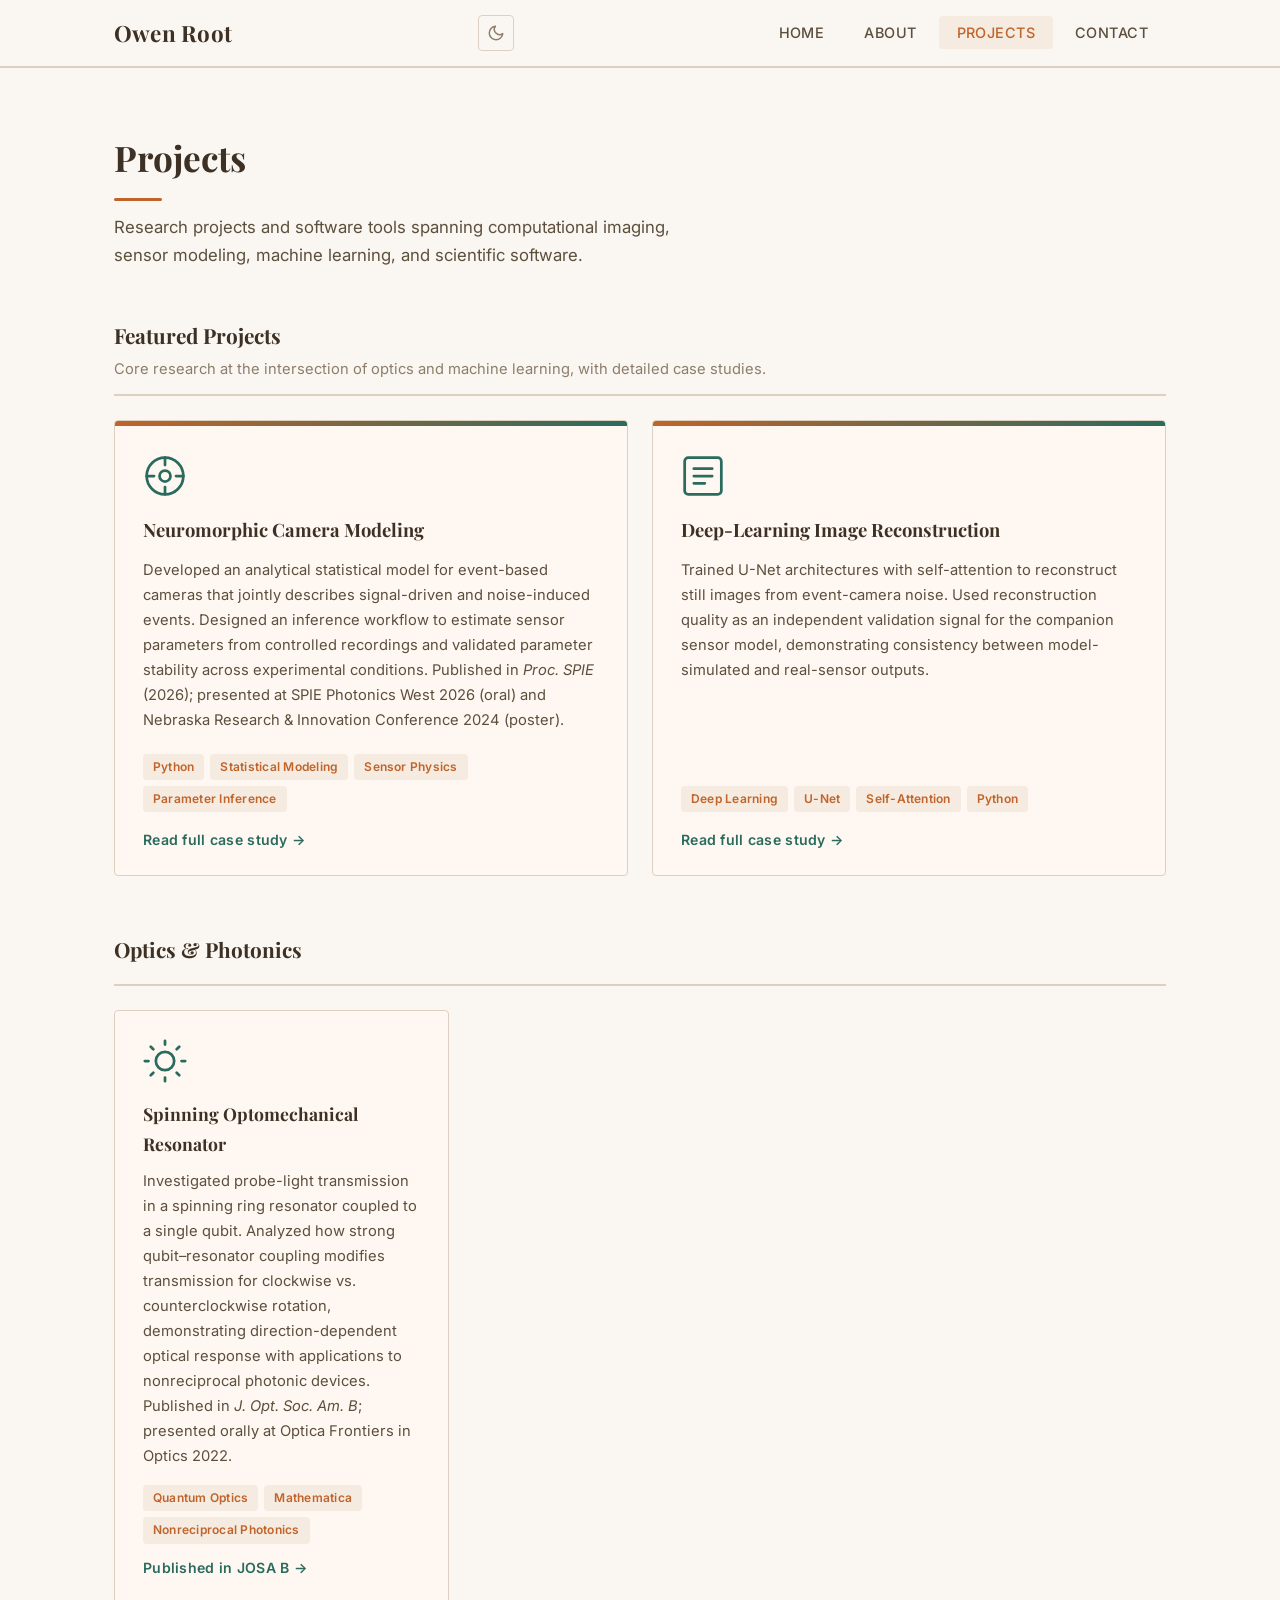
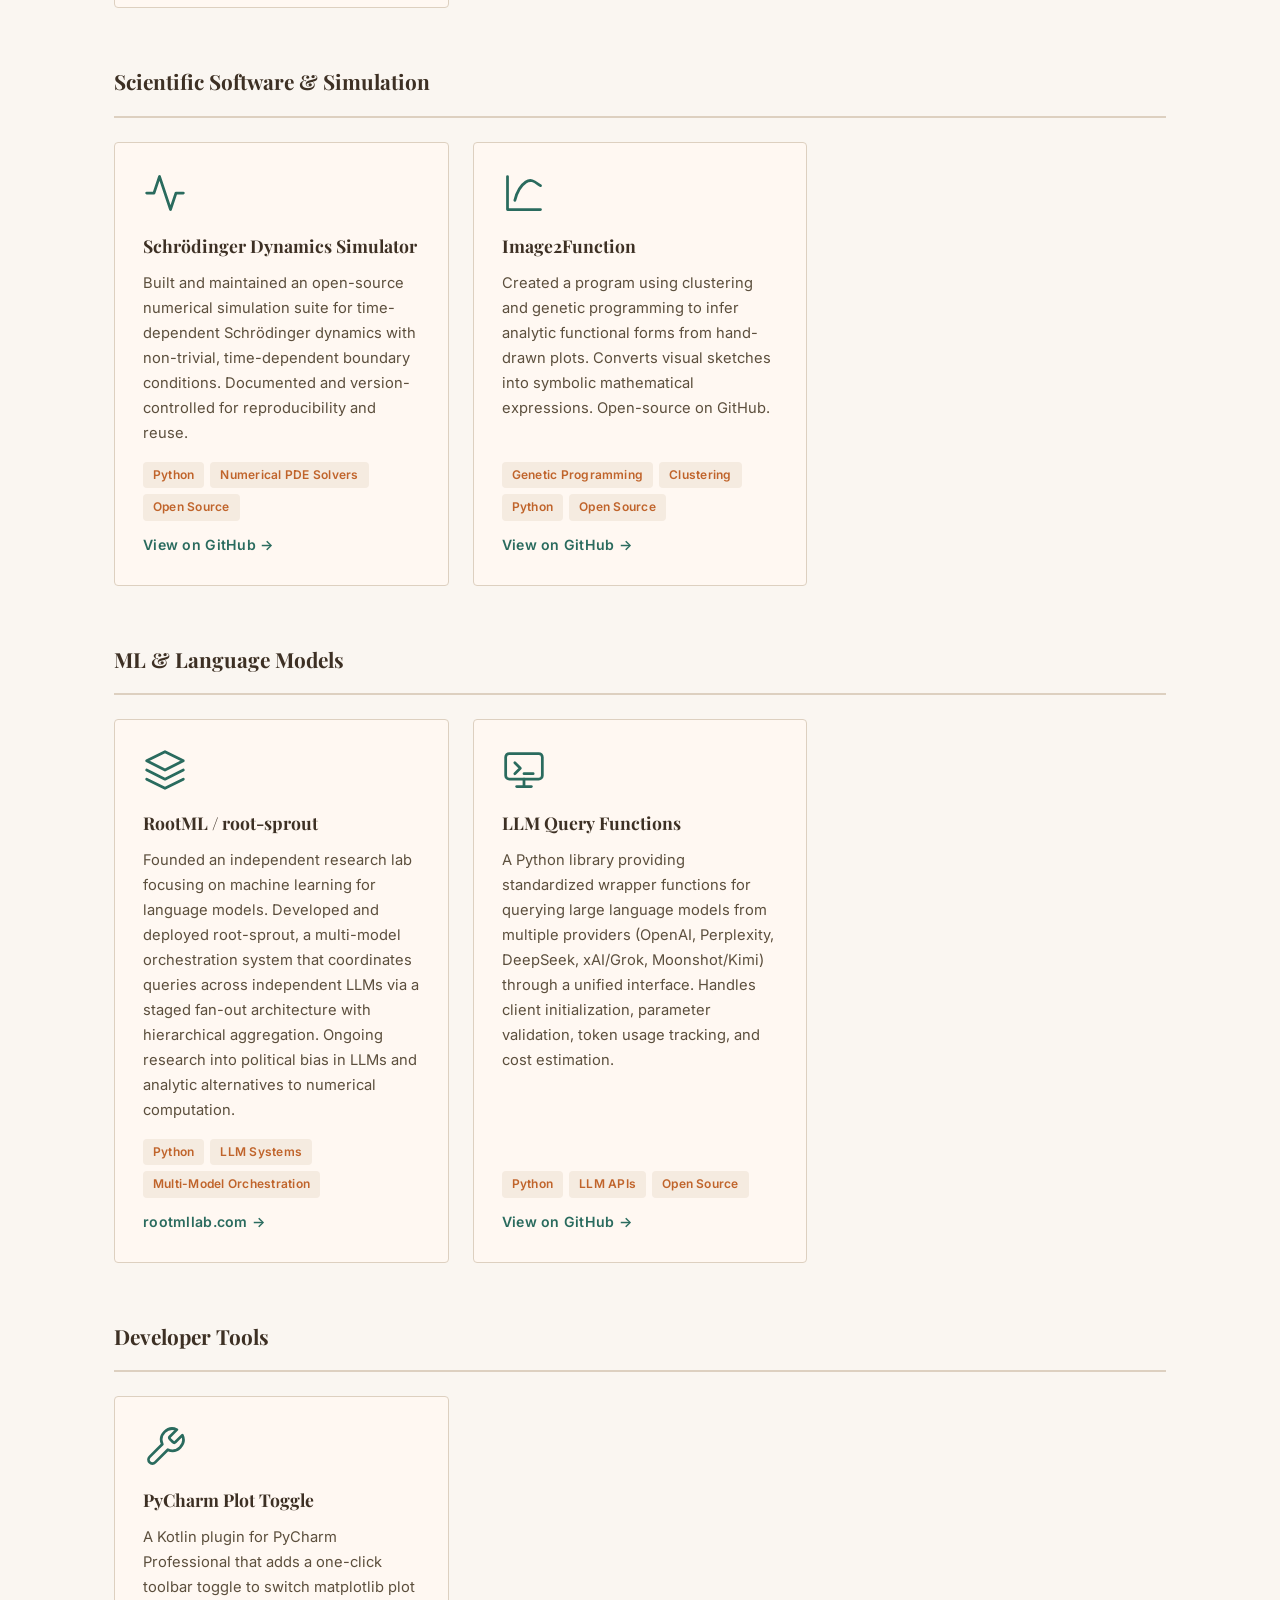
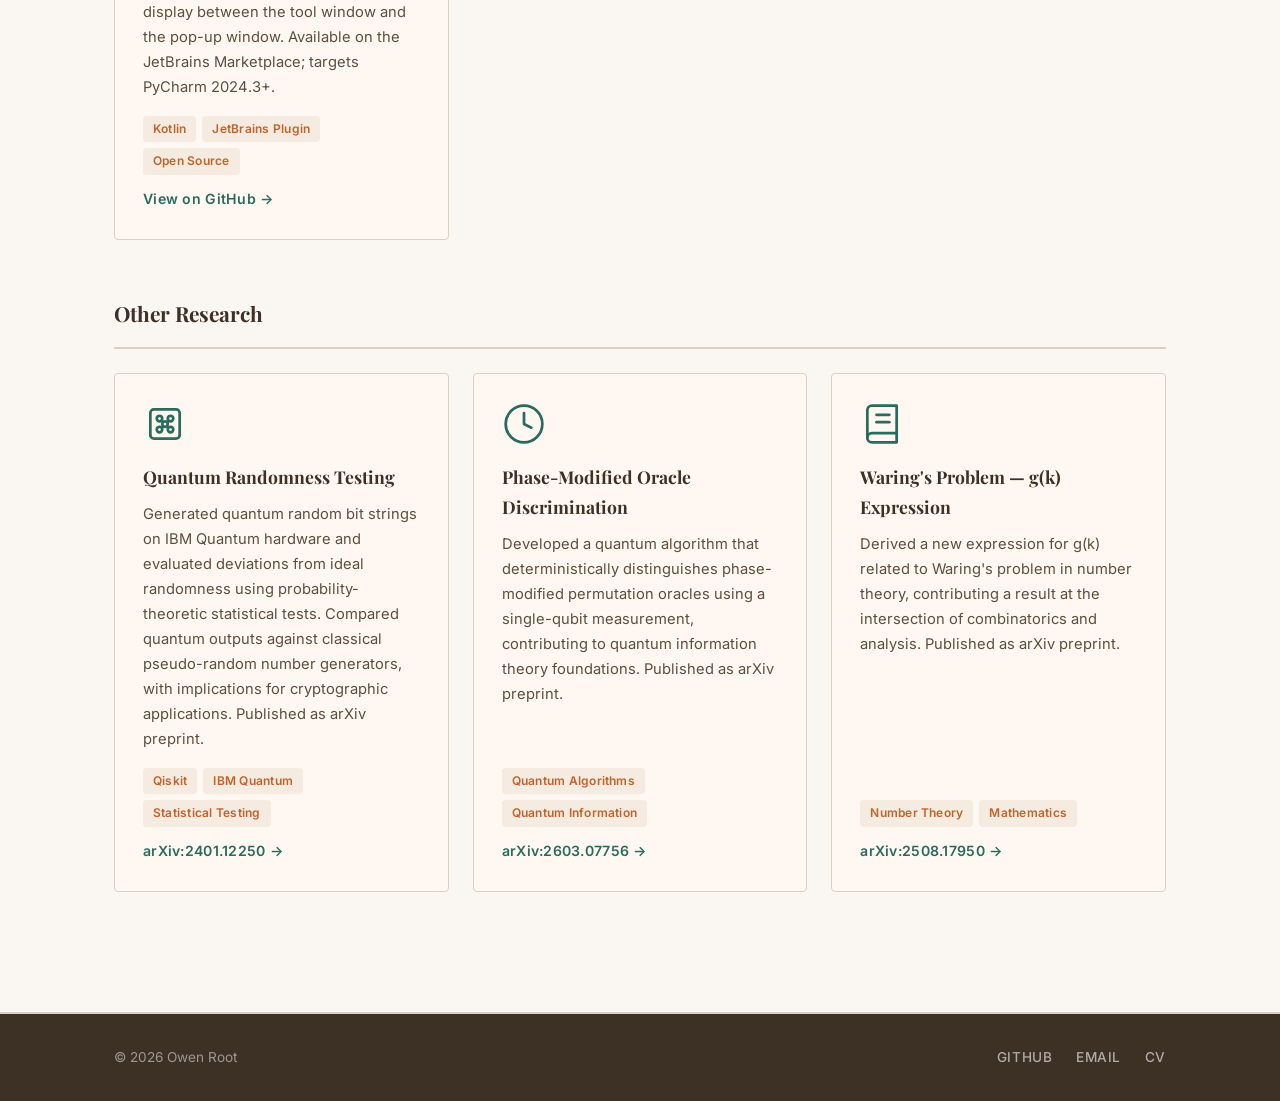
<file: projects.html>
<!DOCTYPE html>
<html lang="en">
<head>
  <meta charset="UTF-8">
  <meta name="viewport" content="width=device-width, initial-scale=1.0">
  <title>Projects &mdash; Owen Root</title>
  <link rel="preconnect" href="https://fonts.googleapis.com">
  <link rel="preconnect" href="https://fonts.gstatic.com" crossorigin>
  <link href="https://fonts.googleapis.com/css2?family=Inter:wght@400;500;600;700&family=Playfair+Display:ital,wght@0,400;0,600;0,700;1,400&display=swap" rel="stylesheet">
  <link rel="icon" type="image/png" href="favicon.png">
  <link rel="stylesheet" href="styles.css">
</head>
<body>
  <nav class="navbar" id="navbar">
    <div class="nav-container">
      <a href="index.html" class="nav-logo">Owen Root</a>
      <div style="display:flex;align-items:center;gap:8px;">
        <button class="theme-toggle" aria-label="Toggle dark mode">
          <svg class="icon-moon" xmlns="http://www.w3.org/2000/svg" width="24" height="24" viewBox="0 0 24 24" fill="none" stroke="currentColor" stroke-width="2" stroke-linecap="round" stroke-linejoin="round"><path d="M21 12.79A9 9 0 1 1 11.21 3 7 7 0 0 0 21 12.79z"/></svg>
          <svg class="icon-sun" xmlns="http://www.w3.org/2000/svg" width="24" height="24" viewBox="0 0 24 24" fill="none" stroke="currentColor" stroke-width="2" stroke-linecap="round" stroke-linejoin="round"><circle cx="12" cy="12" r="5"/><line x1="12" y1="1" x2="12" y2="3"/><line x1="12" y1="21" x2="12" y2="23"/><line x1="4.22" y1="4.22" x2="5.64" y2="5.64"/><line x1="18.36" y1="18.36" x2="19.78" y2="19.78"/><line x1="1" y1="12" x2="3" y2="12"/><line x1="21" y1="12" x2="23" y2="12"/><line x1="4.22" y1="19.78" x2="5.64" y2="18.36"/><line x1="18.36" y1="5.64" x2="19.78" y2="4.22"/></svg>
        </button>
        <button class="nav-toggle" id="nav-toggle" aria-label="Toggle navigation">
          <span></span>
          <span></span>
          <span></span>
        </button>
      </div>
      <ul class="nav-links" id="nav-links">
        <li><a href="index.html">Home</a></li>
        <li><a href="index.html#about">About</a></li>
        <li><a href="projects.html" class="active">Projects</a></li>
        <li><a href="contact.html">Contact</a></li>
      </ul>
    </div>
  </nav>

  <section class="projects-page">
    <div class="container">
      <h2 class="section-title">Projects</h2>
      <p class="section-subtitle">
        Research projects and software tools spanning computational imaging,
        sensor modeling, machine learning, and scientific software.
      </p>

      <!-- Featured Projects -->
      <div class="project-section-header">
        <h3>Featured Projects</h3>
        <p>Core research at the intersection of optics and machine learning, with detailed case studies.</p>
      </div>

      <div class="featured-grid">

        <a href="neuromorphic-camera.html" class="featured-card">
          <div class="featured-card-accent"></div>
          <div class="featured-card-content">
            <div class="project-icon">
              <svg viewBox="0 0 24 24" fill="none" stroke="currentColor" stroke-width="1.5" stroke-linecap="round" stroke-linejoin="round">
                <circle cx="12" cy="12" r="10"/>
                <circle cx="12" cy="12" r="3"/>
                <line x1="12" y1="2" x2="12" y2="6"/>
                <line x1="12" y1="18" x2="12" y2="22"/>
                <line x1="2" y1="12" x2="6" y2="12"/>
                <line x1="18" y1="12" x2="22" y2="12"/>
              </svg>
            </div>
            <h3>Neuromorphic Camera Modeling</h3>
            <p class="project-description">
              Developed an analytical statistical model for event-based cameras
              that jointly describes signal-driven and noise-induced events. Designed
              an inference workflow to estimate sensor parameters from controlled
              recordings and validated parameter stability across experimental
              conditions. Published in <em>Proc. SPIE</em> (2026); presented at
              SPIE Photonics West 2026 (oral) and Nebraska Research &amp; Innovation
              Conference 2024 (poster).
            </p>
            <div class="project-tags">
              <span class="tag">Python</span>
              <span class="tag">Statistical Modeling</span>
              <span class="tag">Sensor Physics</span>
              <span class="tag">Parameter Inference</span>
            </div>
            <span class="featured-link">Read full case study &rarr;</span>
          </div>
        </a>

        <a href="image-reconstruction.html" class="featured-card">
          <div class="featured-card-accent"></div>
          <div class="featured-card-content">
            <div class="project-icon">
              <svg viewBox="0 0 24 24" fill="none" stroke="currentColor" stroke-width="1.5" stroke-linecap="round" stroke-linejoin="round">
                <rect x="2" y="2" width="20" height="20" rx="2"/>
                <path d="M7 8h10M7 12h10M7 16h6"/>
              </svg>
            </div>
            <h3>Deep-Learning Image Reconstruction</h3>
            <p class="project-description">
              Trained U-Net architectures with self-attention to reconstruct still
              images from event-camera noise. Used reconstruction quality as an
              independent validation signal for the companion sensor model,
              demonstrating consistency between model-simulated and real-sensor outputs.
            </p>
            <div class="project-tags">
              <span class="tag">Deep Learning</span>
              <span class="tag">U-Net</span>
              <span class="tag">Self-Attention</span>
              <span class="tag">Python</span>
            </div>
            <span class="featured-link">Read full case study &rarr;</span>
          </div>
        </a>

      </div>

      <!-- Optics & Imaging -->
      <div class="project-section-header">
        <h3>Optics &amp; Photonics</h3>
      </div>

      <div class="projects-grid">
        <div class="project-card">
          <div class="project-icon">
            <svg viewBox="0 0 24 24" fill="none" stroke="currentColor" stroke-width="1.5" stroke-linecap="round" stroke-linejoin="round">
              <circle cx="12" cy="12" r="5"/>
              <path d="M12 1v2M12 21v2M4.22 4.22l1.42 1.42M18.36 18.36l1.42 1.42M1 12h2M21 12h2M4.22 19.78l1.42-1.42M18.36 5.64l1.42-1.42"/>
            </svg>
          </div>
          <h3>Spinning Optomechanical Resonator</h3>
          <p class="project-description">
            Investigated probe-light transmission in a spinning ring resonator
            coupled to a single qubit. Analyzed how strong qubit&ndash;resonator
            coupling modifies transmission for clockwise vs. counterclockwise
            rotation, demonstrating direction-dependent optical response with
            applications to nonreciprocal photonic devices. Published in
            <em>J. Opt. Soc. Am. B</em>; presented orally at Optica Frontiers
            in Optics 2022.
          </p>
          <div class="project-tags">
            <span class="tag">Quantum Optics</span>
            <span class="tag">Mathematica</span>
            <span class="tag">Nonreciprocal Photonics</span>
          </div>
          <a href="https://doi.org/10.1364/JOSAB.478320" class="project-link" target="_blank" rel="noopener">Published in JOSA B &rarr;</a>
        </div>
      </div>

      <!-- Scientific Software & Simulation -->
      <div class="project-section-header">
        <h3>Scientific Software &amp; Simulation</h3>
      </div>

      <div class="projects-grid">
        <div class="project-card">
          <div class="project-icon">
            <svg viewBox="0 0 24 24" fill="none" stroke="currentColor" stroke-width="1.5" stroke-linecap="round" stroke-linejoin="round">
              <polyline points="22,12 18,12 15,21 9,3 6,12 2,12"/>
            </svg>
          </div>
          <h3>Schr&ouml;dinger Dynamics Simulator</h3>
          <p class="project-description">
            Built and maintained an open-source numerical simulation suite for
            time-dependent Schr&ouml;dinger dynamics with non-trivial,
            time-dependent boundary conditions. Documented and version-controlled
            for reproducibility and reuse.
          </p>
          <div class="project-tags">
            <span class="tag">Python</span>
            <span class="tag">Numerical PDE Solvers</span>
            <span class="tag">Open Source</span>
          </div>
          <a href="https://github.com/yagoiroot/Numerically-Solving-Time-Dependent-Schrodinger" class="project-link" target="_blank" rel="noopener">View on GitHub &rarr;</a>
        </div>

        <div class="project-card">
          <div class="project-icon">
            <svg viewBox="0 0 24 24" fill="none" stroke="currentColor" stroke-width="1.5" stroke-linecap="round" stroke-linejoin="round">
              <path d="M3 3v18h18"/>
              <path d="M7 16c1-4 3-8 6-10s5 0 8 2"/>
            </svg>
          </div>
          <h3>Image2Function</h3>
          <p class="project-description">
            Created a program using clustering and genetic programming to infer
            analytic functional forms from hand-drawn plots. Converts visual
            sketches into symbolic mathematical expressions. Open-source on GitHub.
          </p>
          <div class="project-tags">
            <span class="tag">Genetic Programming</span>
            <span class="tag">Clustering</span>
            <span class="tag">Python</span>
            <span class="tag">Open Source</span>
          </div>
          <a href="https://github.com/yagoiroot/Image2Function" class="project-link" target="_blank" rel="noopener">View on GitHub &rarr;</a>
        </div>
      </div>

      <!-- ML & Language Models -->
      <div class="project-section-header">
        <h3>ML &amp; Language Models</h3>
      </div>

      <div class="projects-grid">
        <div class="project-card">
          <div class="project-icon">
            <svg viewBox="0 0 24 24" fill="none" stroke="currentColor" stroke-width="1.5" stroke-linecap="round" stroke-linejoin="round">
              <path d="M12 2L2 7l10 5 10-5-10-5z"/>
              <path d="M2 17l10 5 10-5"/>
              <path d="M2 12l10 5 10-5"/>
            </svg>
          </div>
          <h3>RootML / root-sprout</h3>
          <p class="project-description">
            Founded an independent research lab focusing on machine learning for
            language models. Developed and deployed root-sprout, a multi-model
            orchestration system that coordinates queries across independent LLMs
            via a staged fan-out architecture with hierarchical aggregation.
            Ongoing research into political bias in LLMs and analytic alternatives
            to numerical computation.
          </p>
          <div class="project-tags">
            <span class="tag">Python</span>
            <span class="tag">LLM Systems</span>
            <span class="tag">Multi-Model Orchestration</span>
          </div>
          <a href="https://rootmllab.com" class="project-link" target="_blank" rel="noopener">rootmllab.com &rarr;</a>
        </div>

        <div class="project-card">
          <div class="project-icon">
            <svg viewBox="0 0 24 24" fill="none" stroke="currentColor" stroke-width="1.5" stroke-linecap="round" stroke-linejoin="round">
              <rect x="2" y="3" width="20" height="14" rx="2"/>
              <line x1="8" y1="21" x2="16" y2="21"/>
              <line x1="12" y1="17" x2="12" y2="21"/>
              <polyline points="7 8 10 11 7 14"/>
              <line x1="12" y1="14" x2="17" y2="14"/>
            </svg>
          </div>
          <h3>LLM Query Functions</h3>
          <p class="project-description">
            A Python library providing standardized wrapper functions for querying
            large language models from multiple providers (OpenAI, Perplexity,
            DeepSeek, xAI/Grok, Moonshot/Kimi) through a unified interface.
            Handles client initialization, parameter validation, token usage
            tracking, and cost estimation.
          </p>
          <div class="project-tags">
            <span class="tag">Python</span>
            <span class="tag">LLM APIs</span>
            <span class="tag">Open Source</span>
          </div>
          <a href="https://github.com/yagoiroot/LLM-Query-Functions" class="project-link" target="_blank" rel="noopener">View on GitHub &rarr;</a>
        </div>
      </div>

      <!-- Developer Tools -->
      <div class="project-section-header">
        <h3>Developer Tools</h3>
      </div>

      <div class="projects-grid">
        <div class="project-card">
          <div class="project-icon">
            <svg viewBox="0 0 24 24" fill="none" stroke="currentColor" stroke-width="1.5" stroke-linecap="round" stroke-linejoin="round">
              <path d="M14.7 6.3a1 1 0 000 1.4l1.6 1.6a1 1 0 001.4 0l3.77-3.77a6 6 0 01-7.94 7.94l-6.91 6.91a2.12 2.12 0 01-3-3l6.91-6.91a6 6 0 017.94-7.94l-3.76 3.76z"/>
            </svg>
          </div>
          <h3>PyCharm Plot Toggle</h3>
          <p class="project-description">
            A Kotlin plugin for PyCharm Professional that adds a one-click toolbar
            toggle to switch matplotlib plot display between the tool window and
            the pop-up window. Available on the JetBrains Marketplace; targets
            PyCharm 2024.3+.
          </p>
          <div class="project-tags">
            <span class="tag">Kotlin</span>
            <span class="tag">JetBrains Plugin</span>
            <span class="tag">Open Source</span>
          </div>
          <a href="https://github.com/yagoiroot/PyCharm-Plot-Toggle" class="project-link" target="_blank" rel="noopener">View on GitHub &rarr;</a>
        </div>
      </div>

      <!-- Other Research -->
      <div class="project-section-header">
        <h3>Other Research</h3>
      </div>

      <div class="projects-grid">
        <div class="project-card">
          <div class="project-icon">
            <svg viewBox="0 0 24 24" fill="none" stroke="currentColor" stroke-width="1.5" stroke-linecap="round" stroke-linejoin="round">
              <rect x="4" y="4" width="16" height="16" rx="2"/>
              <circle cx="9" cy="9" r="1.5"/>
              <circle cx="15" cy="9" r="1.5"/>
              <circle cx="9" cy="15" r="1.5"/>
              <circle cx="15" cy="15" r="1.5"/>
              <circle cx="12" cy="12" r="1.5"/>
            </svg>
          </div>
          <h3>Quantum Randomness Testing</h3>
          <p class="project-description">
            Generated quantum random bit strings on IBM Quantum hardware and
            evaluated deviations from ideal randomness using probability-theoretic
            statistical tests. Compared quantum outputs against classical
            pseudo-random number generators, with implications for cryptographic
            applications. Published as arXiv preprint.
          </p>
          <div class="project-tags">
            <span class="tag">Qiskit</span>
            <span class="tag">IBM Quantum</span>
            <span class="tag">Statistical Testing</span>
          </div>
          <a href="https://arxiv.org/abs/2401.12250" class="project-link" target="_blank" rel="noopener">arXiv:2401.12250 &rarr;</a>
        </div>

        <div class="project-card">
          <div class="project-icon">
            <svg viewBox="0 0 24 24" fill="none" stroke="currentColor" stroke-width="1.5" stroke-linecap="round" stroke-linejoin="round">
              <circle cx="12" cy="12" r="10"/>
              <path d="M12 6v6l4 2"/>
            </svg>
          </div>
          <h3>Phase-Modified Oracle Discrimination</h3>
          <p class="project-description">
            Developed a quantum algorithm that deterministically distinguishes
            phase-modified permutation oracles using a single-qubit measurement,
            contributing to quantum information theory foundations.
            Published as arXiv preprint.
          </p>
          <div class="project-tags">
            <span class="tag">Quantum Algorithms</span>
            <span class="tag">Quantum Information</span>
          </div>
          <a href="https://arxiv.org/abs/2603.07756" class="project-link" target="_blank" rel="noopener">arXiv:2603.07756 &rarr;</a>
        </div>

        <div class="project-card">
          <div class="project-icon">
            <svg viewBox="0 0 24 24" fill="none" stroke="currentColor" stroke-width="1.5" stroke-linecap="round" stroke-linejoin="round">
              <path d="M4 19.5A2.5 2.5 0 016.5 17H20"/>
              <path d="M6.5 2H20v20H6.5A2.5 2.5 0 014 19.5v-15A2.5 2.5 0 016.5 2z"/>
              <line x1="9" y1="7" x2="16" y2="7"/>
              <line x1="9" y1="11" x2="16" y2="11"/>
            </svg>
          </div>
          <h3>Waring's Problem &mdash; g(k) Expression</h3>
          <p class="project-description">
            Derived a new expression for g(k) related to Waring's problem in
            number theory, contributing a result at the intersection of
            combinatorics and analysis. Published as arXiv preprint.
          </p>
          <div class="project-tags">
            <span class="tag">Number Theory</span>
            <span class="tag">Mathematics</span>
          </div>
          <a href="https://arxiv.org/abs/2508.17950" class="project-link" target="_blank" rel="noopener">arXiv:2508.17950 &rarr;</a>
        </div>
      </div>

    </div>
  </section>

  <footer class="footer">
    <div class="container">
      <div class="footer-content">
        <p>&copy; 2026 Owen Root</p>
        <div class="footer-links">
          <a href="https://github.com/yagoiroot" target="_blank" rel="noopener">GitHub</a>
          <a href="mailto:oroot@gradcenter.cuny.edu">Email</a>
          <a href="CV_Owen_Root.pdf" download>CV</a>
        </div>
      </div>
    </div>
  </footer>

  <script src="main.js"></script>
</body>
</html>
</file>
<file: styles.css>
/* ===== Reset & Base ===== */
*,
*::before,
*::after {
  margin: 0;
  padding: 0;
  box-sizing: border-box;
}

:root {
  /* Mid-century modern warm palette */
  --color-bg: #faf6f1;
  --color-surface: #fff8f2;
  --color-text: #2c2416;
  --color-text-secondary: #5c4f3d;
  --color-accent: #c0642b;
  --color-accent-light: #d4783f;
  --color-accent-subtle: #f5ebe0;
  --color-border: #ddd0c0;
  --color-muted: #8c7e6a;
  --color-warm-dark: #3d3024;
  --color-teal: #2a6b5e;
  --color-teal-light: #3a8b7a;
  --color-mustard: #c9a227;
  --color-cream: #f7f0e6;
  --color-footer-bg: #3d3024;
  --color-nav-bg: rgba(250, 246, 241, 0.95);
  --color-nav-bg-solid: rgba(250, 246, 241, 0.98);
  --color-btn-text: #fff;
  --color-footer-text: rgba(255, 255, 255, 0.5);
  --color-footer-link: rgba(255, 255, 255, 0.6);
  --color-error: #b53a25;
  --color-focus-ring: rgba(192, 100, 43, 0.1);
  --color-skill-border: rgba(192, 100, 43, 0.15);
  --font-serif: 'Playfair Display', Georgia, 'Times New Roman', serif;
  --font-sans: 'Inter', 'Segoe UI', system-ui, -apple-system, sans-serif;
  --font-mono: 'Consolas', 'Fira Code', monospace;
  --max-width: 1100px;
  --nav-height: 68px;
  --radius: 4px;
  --shadow-sm: 0 1px 4px rgba(44, 36, 22, 0.06);
  --shadow-md: 0 4px 16px rgba(44, 36, 22, 0.1);
  --shadow-lg: 0 8px 32px rgba(44, 36, 22, 0.12);
  --transition: 0.3s ease;
}

/* ===== Dark Mode ===== */
html.dark {
  --color-bg: #1a1714;
  --color-surface: #242018;
  --color-text: #e8e0d4;
  --color-text-secondary: #b5a998;
  --color-accent: #d4783f;
  --color-accent-light: #e08b52;
  --color-accent-subtle: #2e2418;
  --color-border: #3d3528;
  --color-muted: #8a7e6e;
  --color-warm-dark: #ede5d8;
  --color-teal: #4db3a0;
  --color-teal-light: #5fc9b4;
  --color-mustard: #dbb63a;
  --color-cream: #201c16;
  --color-footer-bg: #121010;
  --color-nav-bg: rgba(26, 23, 20, 0.95);
  --color-nav-bg-solid: rgba(26, 23, 20, 0.98);
  --color-btn-text: #1a1714;
  --color-footer-text: rgba(232, 224, 212, 0.45);
  --color-footer-link: rgba(232, 224, 212, 0.6);
  --color-error: #e05a3a;
  --color-focus-ring: rgba(212, 120, 63, 0.2);
  --color-skill-border: rgba(212, 120, 63, 0.25);
  --shadow-sm: 0 1px 4px rgba(0, 0, 0, 0.2);
  --shadow-md: 0 4px 16px rgba(0, 0, 0, 0.3);
  --shadow-lg: 0 8px 32px rgba(0, 0, 0, 0.35);
}

html {
  scroll-behavior: smooth;
  font-size: 16px;
}

body {
  font-family: var(--font-sans);
  color: var(--color-text);
  background: var(--color-bg);
  line-height: 1.7;
  -webkit-font-smoothing: antialiased;
  transition: background-color 0.4s ease, color 0.4s ease;
}

a {
  color: var(--color-accent);
  text-decoration: none;
  transition: color var(--transition);
}

a:hover {
  color: var(--color-accent-light);
}

img {
  max-width: 100%;
  display: block;
}

.container {
  width: 100%;
  max-width: var(--max-width);
  margin: 0 auto;
  padding: 0 24px;
}

/* ===== Navbar ===== */
.navbar {
  position: fixed;
  top: 0;
  left: 0;
  right: 0;
  height: var(--nav-height);
  background: var(--color-nav-bg);
  backdrop-filter: blur(10px);
  -webkit-backdrop-filter: blur(10px);
  border-bottom: 2px solid var(--color-border);
  z-index: 1000;
  transition: box-shadow var(--transition), background var(--transition), border-color var(--transition);
}

.navbar.scrolled {
  box-shadow: var(--shadow-sm);
}

.nav-container {
  max-width: var(--max-width);
  margin: 0 auto;
  padding: 0 24px;
  height: 100%;
  display: flex;
  align-items: center;
  justify-content: space-between;
}

.nav-logo {
  font-family: var(--font-serif);
  font-size: 1.4rem;
  font-weight: 700;
  color: var(--color-warm-dark);
  letter-spacing: 0.01em;
}

.nav-logo:hover {
  color: var(--color-accent);
}

.nav-links {
  display: flex;
  list-style: none;
  gap: 4px;
  align-items: center;
}

.nav-links a {
  padding: 8px 18px;
  border-radius: var(--radius);
  color: var(--color-text-secondary);
  font-size: 0.9rem;
  font-weight: 500;
  letter-spacing: 0.03em;
  text-transform: uppercase;
  transition: all var(--transition);
}

.nav-links a:hover,
.nav-links a.active {
  color: var(--color-accent);
  background: var(--color-accent-subtle);
}

.nav-toggle {
  display: none;
  flex-direction: column;
  gap: 5px;
  background: none;
  border: none;
  cursor: pointer;
  padding: 4px;
}

.nav-toggle span {
  display: block;
  width: 24px;
  height: 2px;
  background: var(--color-warm-dark);
  border-radius: 1px;
  transition: all var(--transition);
}

/* ===== Theme Toggle ===== */
.theme-toggle {
  background: none;
  border: 1px solid var(--color-border);
  border-radius: var(--radius);
  cursor: pointer;
  padding: 6px;
  display: flex;
  align-items: center;
  justify-content: center;
  width: 36px;
  height: 36px;
  color: var(--color-muted);
  transition: all var(--transition);
  flex-shrink: 0;
}

.theme-toggle:hover {
  color: var(--color-accent);
  border-color: var(--color-accent);
  background: var(--color-accent-subtle);
}

.theme-toggle svg {
  width: 18px;
  height: 18px;
}

.theme-toggle .icon-moon {
  display: block;
}

.theme-toggle .icon-sun {
  display: none;
}

html.dark .theme-toggle .icon-moon {
  display: none;
}

html.dark .theme-toggle .icon-sun {
  display: block;
}

/* ===== Hero ===== */
.hero {
  min-height: 100vh;
  display: flex;
  align-items: center;
  justify-content: center;
  padding: calc(var(--nav-height) + 40px) 24px 80px;
  background: var(--color-cream);
  position: relative;
  overflow: hidden;
  transition: background-color 0.4s ease;
}

/* Geometric decorative elements */
.hero::before {
  content: '';
  position: absolute;
  top: 12%;
  right: 8%;
  width: 200px;
  height: 200px;
  border: 3px solid var(--color-accent);
  border-radius: 50%;
  opacity: 0.12;
}

.hero::after {
  content: '';
  position: absolute;
  bottom: 15%;
  left: 6%;
  width: 120px;
  height: 120px;
  background: var(--color-mustard);
  opacity: 0.08;
  transform: rotate(45deg);
}

.hero-content {
  max-width: 720px;
  text-align: center;
  position: relative;
  z-index: 1;
}

.hero-greeting {
  font-family: var(--font-sans);
  font-size: 0.9rem;
  color: var(--color-accent);
  font-weight: 600;
  margin-bottom: 12px;
  letter-spacing: 0.15em;
  text-transform: uppercase;
}

.hero-name {
  font-family: var(--font-serif);
  font-size: clamp(2.8rem, 6vw, 4.5rem);
  font-weight: 700;
  letter-spacing: -0.01em;
  line-height: 1.1;
  margin-bottom: 20px;
  color: var(--color-warm-dark);
}

.hero-tagline {
  font-size: 1.1rem;
  color: var(--color-text-secondary);
  margin-bottom: 20px;
  font-weight: 400;
  font-style: italic;
  max-width: 620px;
  margin-left: auto;
  margin-right: auto;
  line-height: 1.7;
}

.hero-summary {
  font-size: 1.02rem;
  color: var(--color-muted);
  max-width: 560px;
  margin: 0 auto 36px;
  line-height: 1.8;
}

.hero-buttons {
  display: flex;
  gap: 16px;
  justify-content: center;
  flex-wrap: wrap;
  margin-bottom: 20px;
}

.hero-meta {
  font-size: 0.88rem;
  color: var(--color-muted);
  letter-spacing: 0.02em;
}

/* ===== Buttons ===== */
.btn {
  display: inline-block;
  padding: 13px 30px;
  border-radius: var(--radius);
  font-size: 0.88rem;
  font-weight: 600;
  cursor: pointer;
  border: none;
  transition: all var(--transition);
  text-align: center;
  letter-spacing: 0.06em;
  text-transform: uppercase;
}

.btn-primary {
  background: var(--color-accent);
  color: var(--color-btn-text);
}

.btn-primary:hover {
  background: var(--color-accent-light);
  color: var(--color-btn-text);
  transform: translateY(-2px);
  box-shadow: var(--shadow-md);
}

.btn-secondary {
  background: transparent;
  color: var(--color-accent);
  border: 2px solid var(--color-accent);
}

.btn-secondary:hover {
  background: var(--color-accent);
  color: var(--color-btn-text);
  transform: translateY(-2px);
}

.btn-full {
  width: 100%;
}

/* ===== Section Styles ===== */
.section-title {
  font-family: var(--font-serif);
  font-size: 2.2rem;
  font-weight: 700;
  letter-spacing: 0;
  margin-bottom: 12px;
  color: var(--color-warm-dark);
  position: relative;
  display: inline-block;
}

.section-title::after {
  content: '';
  display: block;
  width: 48px;
  height: 3px;
  background: var(--color-accent);
  margin-top: 10px;
  border-radius: 2px;
}

.section-subtitle {
  font-size: 1.05rem;
  color: var(--color-text-secondary);
  max-width: 600px;
  margin-bottom: 48px;
  line-height: 1.7;
}

/* ===== About Section ===== */
.about {
  padding: 100px 0 80px;
  background: var(--color-bg);
  transition: background-color 0.4s ease;
}

.about-intro {
  max-width: 760px;
  margin-bottom: 48px;
}

.about-intro p {
  margin-bottom: 16px;
  color: var(--color-text-secondary);
  line-height: 1.85;
}

/* ===== Expertise Tracks ===== */
.expertise-tracks {
  display: grid;
  grid-template-columns: 1fr 1fr;
  gap: 24px;
  margin-bottom: 48px;
}

.track-card {
  background: var(--color-surface);
  border: 1px solid var(--color-border);
  border-radius: var(--radius);
  padding: 28px;
  position: relative;
  overflow: hidden;
  transition: all var(--transition);
}

.track-card::before {
  content: '';
  position: absolute;
  top: 0;
  left: 0;
  right: 0;
  height: 4px;
  background: linear-gradient(90deg, var(--color-accent), var(--color-teal));
}

.track-card:hover {
  box-shadow: var(--shadow-md);
}

.track-icon {
  width: 40px;
  height: 40px;
  color: var(--color-teal);
  margin-bottom: 16px;
}

.track-icon svg {
  width: 100%;
  height: 100%;
}

.track-card h3 {
  font-family: var(--font-serif);
  font-size: 1.15rem;
  font-weight: 700;
  margin-bottom: 16px;
  color: var(--color-warm-dark);
}

.track-highlights {
  list-style: none;
  margin-bottom: 20px;
}

.track-highlights li {
  font-size: 0.9rem;
  color: var(--color-text-secondary);
  padding: 5px 0 5px 20px;
  position: relative;
  line-height: 1.6;
}

.track-highlights li::before {
  content: '';
  position: absolute;
  left: 0;
  top: 12px;
  width: 8px;
  height: 8px;
  background: var(--color-mustard);
  transform: rotate(45deg);
}

.track-skills {
  display: flex;
  flex-wrap: wrap;
  gap: 6px;
}

/* ===== About Details ===== */
.about-details {
  margin-bottom: 48px;
}

.detail-card {
  background: var(--color-surface);
  border: 1px solid var(--color-border);
  border-left: 4px solid var(--color-accent);
  border-radius: var(--radius);
  padding: 24px;
  margin-bottom: 20px;
  transition: background-color 0.4s ease, border-color 0.4s ease;
}

.detail-card h3 {
  font-family: var(--font-sans);
  font-size: 0.75rem;
  font-weight: 700;
  margin-bottom: 14px;
  color: var(--color-accent);
  text-transform: uppercase;
  letter-spacing: 0.1em;
}

.detail-item {
  margin-bottom: 12px;
}

.detail-item:last-child {
  margin-bottom: 0;
}

.detail-label {
  display: block;
  font-weight: 600;
  font-size: 0.95rem;
  color: var(--color-warm-dark);
}

.detail-meta {
  display: block;
  font-size: 0.85rem;
  color: var(--color-muted);
}

.skills-list {
  display: flex;
  flex-wrap: wrap;
  gap: 8px;
}

.skill-tag {
  display: inline-block;
  padding: 5px 14px;
  background: var(--color-accent-subtle);
  color: var(--color-accent);
  border-radius: var(--radius);
  font-size: 0.82rem;
  font-weight: 600;
  letter-spacing: 0.02em;
  border: 1px solid var(--color-skill-border);
}

/* ===== Publications ===== */
.publications {
  margin-bottom: 64px;
}

.publications h3 {
  font-family: var(--font-serif);
  font-size: 1.4rem;
  font-weight: 700;
  margin-bottom: 24px;
  color: var(--color-warm-dark);
}

.pub-list {
  list-style: none;
}

.pub-item {
  padding: 18px 0;
  border-bottom: 1px solid var(--color-border);
  font-size: 0.95rem;
  line-height: 1.7;
}

.pub-item:last-child {
  border-bottom: none;
}

/* ===== Experience Timeline ===== */
.experience h3 {
  font-family: var(--font-serif);
  font-size: 1.4rem;
  font-weight: 700;
  margin-bottom: 32px;
  color: var(--color-warm-dark);
}

.timeline {
  position: relative;
  padding-left: 36px;
}

.timeline::before {
  content: '';
  position: absolute;
  left: 8px;
  top: 4px;
  bottom: 4px;
  width: 2px;
  background: var(--color-border);
}

.timeline-item {
  position: relative;
  margin-bottom: 36px;
}

.timeline-item:last-child {
  margin-bottom: 0;
}

.timeline-marker {
  position: absolute;
  left: -36px;
  top: 6px;
  width: 18px;
  height: 18px;
  background: var(--color-accent);
  transform: rotate(45deg);
  z-index: 1;
}

.timeline-content h4 {
  font-family: var(--font-serif);
  font-size: 1.1rem;
  font-weight: 600;
  margin-bottom: 4px;
  color: var(--color-warm-dark);
}

.timeline-meta {
  font-size: 0.85rem;
  color: var(--color-muted);
  margin-bottom: 8px;
  font-style: italic;
}

.timeline-content > p:last-child {
  color: var(--color-text-secondary);
  font-size: 0.95rem;
}

.timeline-details {
  list-style: none;
  margin: 0;
  padding: 0;
}

.timeline-details li {
  font-size: 0.92rem;
  color: var(--color-text-secondary);
  line-height: 1.7;
  padding: 4px 0 4px 18px;
  position: relative;
}

.timeline-details li::before {
  content: '';
  position: absolute;
  left: 0;
  top: 12px;
  width: 6px;
  height: 6px;
  background: var(--color-mustard);
  border-radius: 50%;
}

.timeline-details a {
  font-weight: 500;
}

/* ===== Projects Page ===== */
.projects-page {
  padding: calc(var(--nav-height) + 60px) 0 80px;
}

/* Project Section Headers */
.project-section-header {
  margin-top: 56px;
  margin-bottom: 24px;
  padding-bottom: 12px;
  border-bottom: 2px solid var(--color-border);
}

.project-section-header:first-of-type {
  margin-top: 0;
}

.project-section-header h3 {
  font-family: var(--font-serif);
  font-size: 1.3rem;
  font-weight: 700;
  color: var(--color-warm-dark);
  margin-bottom: 4px;
}

.project-section-header p {
  font-size: 0.92rem;
  color: var(--color-muted);
}

/* Featured Project Cards */
.featured-grid {
  display: grid;
  grid-template-columns: 1fr 1fr;
  gap: 24px;
  margin-bottom: 16px;
}

.featured-card {
  display: block;
  background: var(--color-surface);
  border: 1px solid var(--color-border);
  border-radius: var(--radius);
  overflow: hidden;
  transition: all var(--transition);
  text-decoration: none;
  color: inherit;
  position: relative;
}

.featured-card:hover {
  transform: translateY(-4px);
  box-shadow: var(--shadow-lg);
  color: inherit;
}

.featured-card-accent {
  height: 5px;
  background: linear-gradient(90deg, var(--color-accent), var(--color-teal));
}

.featured-card-content {
  padding: 28px;
  display: flex;
  flex-direction: column;
  height: 100%;
}

.featured-card .project-icon {
  width: 44px;
  height: 44px;
  margin-bottom: 16px;
  color: var(--color-teal);
}

.featured-card .project-icon svg {
  width: 100%;
  height: 100%;
}

.featured-card h3 {
  font-family: var(--font-serif);
  font-size: 1.15rem;
  font-weight: 700;
  margin-bottom: 12px;
  color: var(--color-warm-dark);
}

.featured-card .project-description {
  font-size: 0.92rem;
  color: var(--color-text-secondary);
  line-height: 1.7;
  margin-bottom: 16px;
  flex: 1;
}

.featured-card .project-tags {
  display: flex;
  flex-wrap: wrap;
  gap: 6px;
  margin-bottom: 16px;
}

.featured-link {
  font-size: 0.88rem;
  font-weight: 600;
  color: var(--color-teal);
  letter-spacing: 0.02em;
  margin-top: auto;
}

.featured-card:hover .featured-link {
  color: var(--color-teal-light);
  text-decoration: underline;
}

/* Regular Project Cards */
.projects-grid {
  display: grid;
  grid-template-columns: repeat(auto-fill, minmax(320px, 1fr));
  gap: 24px;
}

.project-card {
  background: var(--color-surface);
  border: 1px solid var(--color-border);
  border-radius: var(--radius);
  padding: 28px;
  transition: all var(--transition);
  display: flex;
  flex-direction: column;
  position: relative;
  overflow: hidden;
}

.project-card::before {
  content: '';
  position: absolute;
  top: 0;
  left: 0;
  right: 0;
  height: 4px;
  background: linear-gradient(90deg, var(--color-accent), var(--color-mustard));
  opacity: 0;
  transition: opacity var(--transition);
}

.project-card:hover {
  transform: translateY(-4px);
  box-shadow: var(--shadow-lg);
}

.project-card:hover::before {
  opacity: 1;
}

.project-icon {
  width: 44px;
  height: 44px;
  margin-bottom: 16px;
  color: var(--color-teal);
}

.project-icon svg {
  width: 100%;
  height: 100%;
}

.project-card h3 {
  font-family: var(--font-serif);
  font-size: 1.1rem;
  font-weight: 700;
  margin-bottom: 10px;
  color: var(--color-warm-dark);
}

.project-description {
  font-size: 0.92rem;
  color: var(--color-text-secondary);
  line-height: 1.7;
  margin-bottom: 16px;
  flex: 1;
}

.project-tags {
  display: flex;
  flex-wrap: wrap;
  gap: 6px;
  margin-bottom: 12px;
}

.tag {
  display: inline-block;
  padding: 3px 10px;
  background: var(--color-accent-subtle);
  color: var(--color-accent);
  border-radius: var(--radius);
  font-size: 0.75rem;
  font-weight: 600;
  letter-spacing: 0.02em;
}

.project-link {
  font-size: 0.88rem;
  font-weight: 600;
  color: var(--color-teal);
  margin-top: auto;
  letter-spacing: 0.02em;
}

.project-link:hover {
  color: var(--color-teal-light);
  text-decoration: underline;
}

/* ===== Case Study Pages ===== */
.case-study-page {
  padding: calc(var(--nav-height) + 40px) 0 80px;
}

.back-link {
  display: inline-block;
  font-size: 0.88rem;
  font-weight: 600;
  color: var(--color-muted);
  margin-bottom: 32px;
  letter-spacing: 0.02em;
}

.back-link:hover {
  color: var(--color-accent);
}

.case-study-hero-section {
  margin-bottom: 48px;
  padding-bottom: 32px;
  border-bottom: 2px solid var(--color-border);
}

.case-study-title {
  font-family: var(--font-serif);
  font-size: clamp(1.8rem, 4vw, 2.6rem);
  font-weight: 700;
  color: var(--color-warm-dark);
  margin-bottom: 16px;
  line-height: 1.2;
}

.case-study-subtitle {
  font-size: 1.08rem;
  color: var(--color-text-secondary);
  line-height: 1.7;
  max-width: 700px;
  margin-bottom: 20px;
}

.case-study-tags {
  display: flex;
  flex-wrap: wrap;
  gap: 8px;
}

.case-study-content {
  max-width: 760px;
}

.case-study-section {
  margin-bottom: 40px;
}

.case-study-section h2 {
  font-family: var(--font-serif);
  font-size: 1.35rem;
  font-weight: 700;
  color: var(--color-warm-dark);
  margin-bottom: 16px;
  padding-bottom: 8px;
  border-bottom: 1px solid var(--color-border);
}

.case-study-section p {
  font-size: 0.95rem;
  color: var(--color-text-secondary);
  line-height: 1.85;
  margin-bottom: 12px;
}

.case-study-list {
  padding-left: 0;
  list-style: none;
  margin-bottom: 12px;
}

.case-study-list li {
  font-size: 0.93rem;
  color: var(--color-text-secondary);
  line-height: 1.75;
  padding: 6px 0 6px 22px;
  position: relative;
}

ul.case-study-list li::before {
  content: '';
  position: absolute;
  left: 0;
  top: 14px;
  width: 8px;
  height: 8px;
  background: var(--color-mustard);
  transform: rotate(45deg);
}

ol.case-study-list {
  counter-reset: step-counter;
}

ol.case-study-list li {
  counter-increment: step-counter;
}

ol.case-study-list li::before {
  content: counter(step-counter);
  position: absolute;
  left: 0;
  top: 6px;
  width: 20px;
  height: 20px;
  background: var(--color-accent);
  color: var(--color-btn-text);
  border-radius: 50%;
  font-size: 0.72rem;
  font-weight: 700;
  display: flex;
  align-items: center;
  justify-content: center;
  line-height: 1;
}

/* Outcomes Grid */
.outcomes-grid {
  display: grid;
  grid-template-columns: 1fr 1fr;
  gap: 16px;
}

.outcome-item {
  background: var(--color-surface);
  border: 1px solid var(--color-border);
  border-left: 4px solid var(--color-teal);
  border-radius: var(--radius);
  padding: 16px 20px;
  transition: background-color 0.4s ease, border-color 0.4s ease;
}

.outcome-label {
  display: block;
  font-size: 0.75rem;
  font-weight: 700;
  text-transform: uppercase;
  letter-spacing: 0.08em;
  color: var(--color-teal);
  margin-bottom: 6px;
}

.outcome-value {
  display: block;
  font-size: 0.9rem;
  color: var(--color-text-secondary);
  line-height: 1.5;
}

/* Case Study Navigation */
.case-study-nav {
  margin-top: 56px;
  padding-top: 32px;
  border-top: 2px solid var(--color-border);
  display: flex;
  gap: 16px;
  flex-wrap: wrap;
}

/* ===== Contact Page ===== */
.contact-page {
  padding: calc(var(--nav-height) + 60px) 0 80px;
}

.contact-availability {
  background: var(--color-surface);
  border: 1px solid var(--color-border);
  border-left: 4px solid var(--color-teal);
  border-radius: var(--radius);
  padding: 16px 24px;
  margin-bottom: 40px;
  transition: background-color 0.4s ease, border-color 0.4s ease;
}

.contact-availability p {
  font-size: 0.95rem;
  color: var(--color-text-secondary);
  line-height: 1.7;
}

.contact-availability a {
  font-weight: 600;
}

.contact-grid {
  display: grid;
  grid-template-columns: 1fr 1.4fr;
  gap: 48px;
  align-items: start;
}

.contact-item {
  display: flex;
  gap: 16px;
  align-items: flex-start;
  margin-bottom: 28px;
}

.contact-item svg {
  width: 24px;
  height: 24px;
  flex-shrink: 0;
  color: var(--color-teal);
  margin-top: 2px;
}

.contact-item h4 {
  font-size: 0.78rem;
  text-transform: uppercase;
  letter-spacing: 0.1em;
  color: var(--color-muted);
  margin-bottom: 2px;
  font-weight: 600;
}

.contact-item p,
.contact-item a {
  font-size: 0.95rem;
}

/* ===== Contact Form ===== */
.contact-form {
  background: var(--color-surface);
  border: 1px solid var(--color-border);
  border-radius: var(--radius);
  padding: 32px;
  transition: background-color 0.4s ease, border-color 0.4s ease;
}

.form-group {
  margin-bottom: 20px;
}

.form-group label {
  display: block;
  font-size: 0.8rem;
  font-weight: 600;
  margin-bottom: 6px;
  color: var(--color-text);
  text-transform: uppercase;
  letter-spacing: 0.06em;
}

.form-group input,
.form-group textarea {
  width: 100%;
  padding: 12px 16px;
  border: 1px solid var(--color-border);
  border-radius: var(--radius);
  font-family: var(--font-sans);
  font-size: 0.95rem;
  color: var(--color-text);
  background: var(--color-cream);
  transition: border-color var(--transition), box-shadow var(--transition), background-color 0.4s ease;
  outline: none;
}

.form-group input:focus,
.form-group textarea:focus {
  border-color: var(--color-accent);
  box-shadow: 0 0 0 3px var(--color-focus-ring);
}

.form-group input::placeholder,
.form-group textarea::placeholder {
  color: var(--color-muted);
}

.form-group textarea {
  resize: vertical;
  min-height: 120px;
}

.form-status {
  margin-top: 16px;
  font-size: 0.9rem;
  text-align: center;
}

.form-status.success {
  color: var(--color-teal);
}

.form-status.error {
  color: var(--color-error);
}

/* ===== Footer ===== */
.footer {
  border-top: 2px solid var(--color-border);
  padding: 32px 0;
  margin-top: 40px;
  background: var(--color-footer-bg);
  transition: background-color 0.4s ease;
}

.footer-content {
  display: flex;
  justify-content: space-between;
  align-items: center;
}

.footer-content p {
  font-size: 0.85rem;
  color: var(--color-footer-text);
}

.footer-links {
  display: flex;
  gap: 24px;
}

.footer-links a {
  font-size: 0.85rem;
  color: var(--color-footer-link);
  letter-spacing: 0.04em;
  text-transform: uppercase;
  font-weight: 500;
}

.footer-links a:hover {
  color: var(--color-mustard);
}

/* ===== Animations ===== */
.fade-in {
  opacity: 0;
  transform: translateY(20px);
  transition: opacity 0.6s ease, transform 0.6s ease;
}

.fade-in.visible {
  opacity: 1;
  transform: translateY(0);
}

/* ===== Responsive ===== */
@media (max-width: 768px) {
  .nav-toggle {
    display: flex;
  }

  .nav-links {
    position: fixed;
    top: var(--nav-height);
    left: 0;
    right: 0;
    background: var(--color-nav-bg-solid);
    backdrop-filter: blur(10px);
    flex-direction: column;
    padding: 16px 24px;
    border-bottom: 2px solid var(--color-border);
    transform: translateY(-100%);
    opacity: 0;
    pointer-events: none;
    transition: all var(--transition);
  }

  .nav-links.open {
    transform: translateY(0);
    opacity: 1;
    pointer-events: all;
  }

  .expertise-tracks {
    grid-template-columns: 1fr;
  }

  .featured-grid {
    grid-template-columns: 1fr;
  }

  .outcomes-grid {
    grid-template-columns: 1fr;
  }

  .contact-grid {
    grid-template-columns: 1fr;
  }

  .projects-grid {
    grid-template-columns: 1fr;
  }

  .footer-content {
    flex-direction: column;
    gap: 12px;
    text-align: center;
  }

  .hero {
    padding: calc(var(--nav-height) + 24px) 24px 60px;
    min-height: auto;
  }

  .hero-name {
    font-size: 2.4rem;
  }

  .hero::before,
  .hero::after {
    display: none;
  }

  .case-study-nav {
    flex-direction: column;
  }
}

@media (max-width: 480px) {
  .hero-buttons {
    flex-direction: column;
    align-items: stretch;
  }

  .section-title {
    font-size: 1.6rem;
  }

  .contact-form {
    padding: 20px;
  }

  .case-study-title {
    font-size: 1.6rem;
  }

  .track-card {
    padding: 20px;
  }
}
</file>
